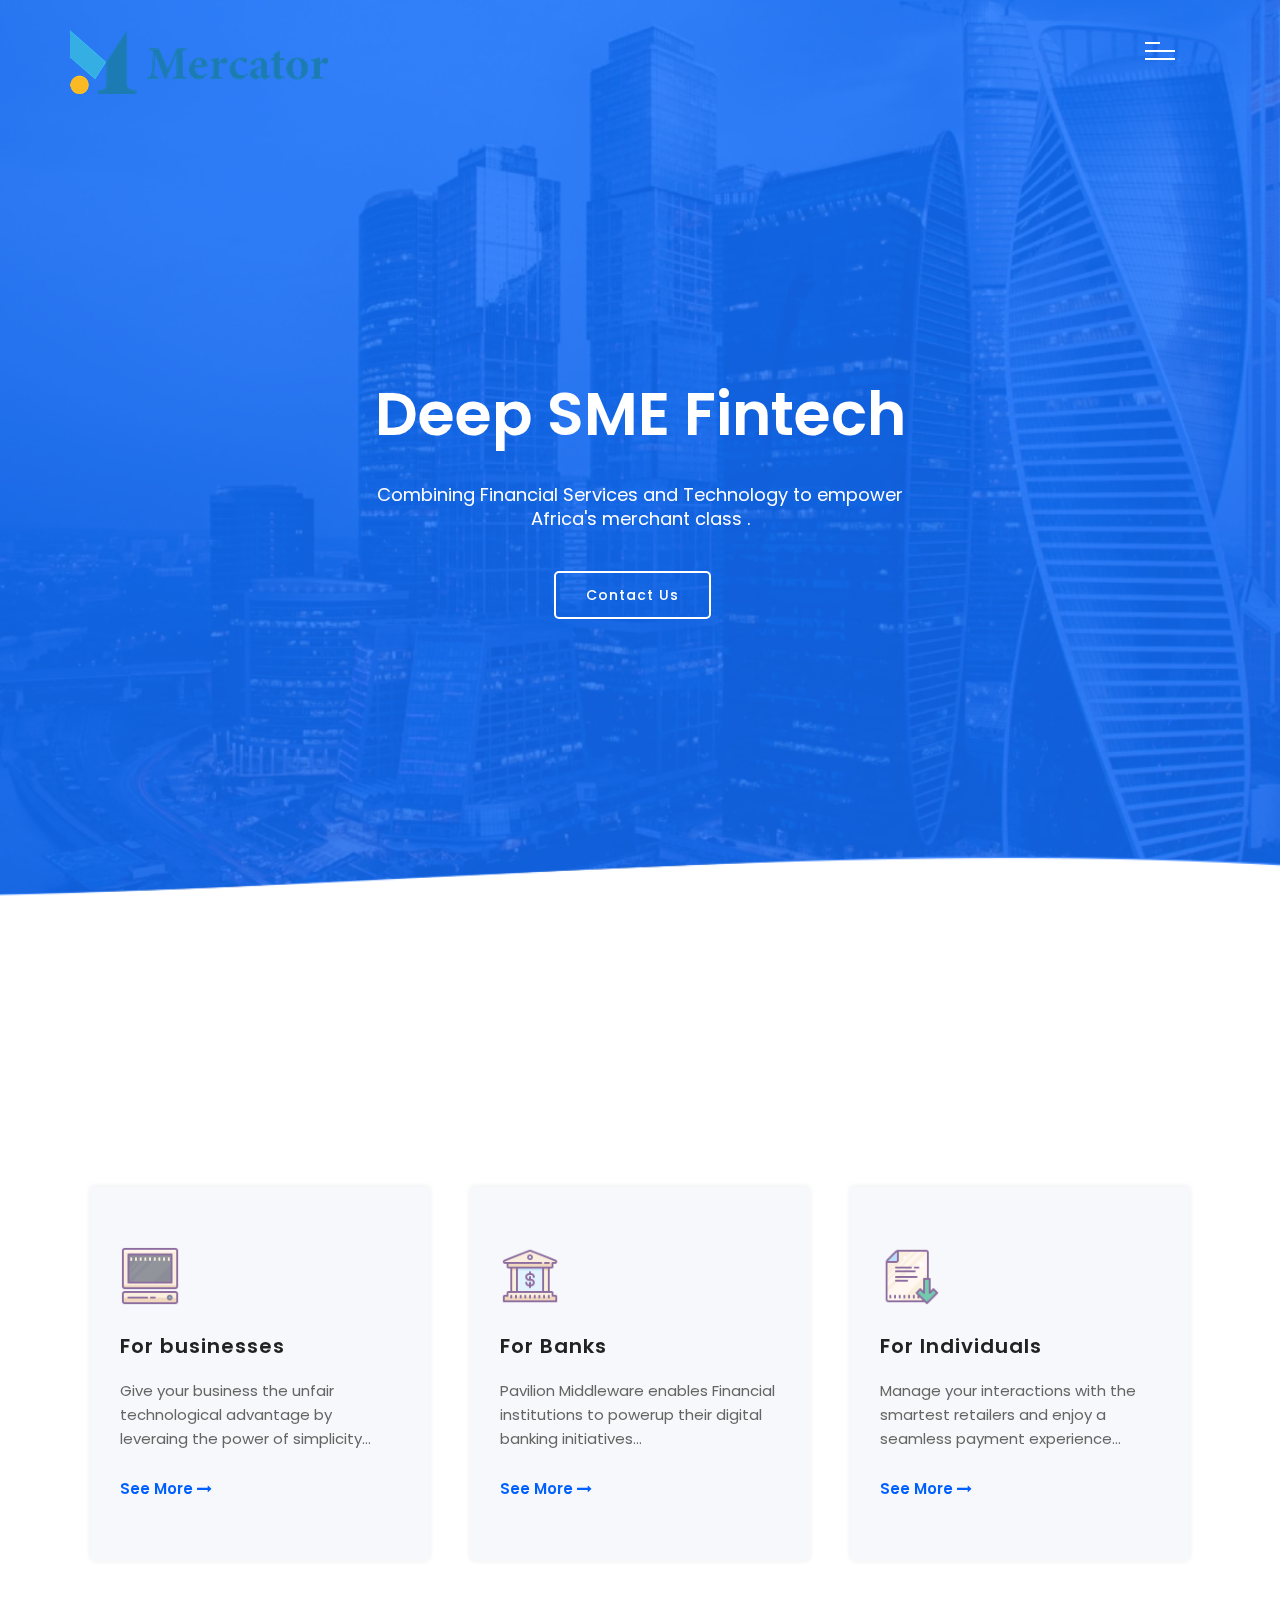
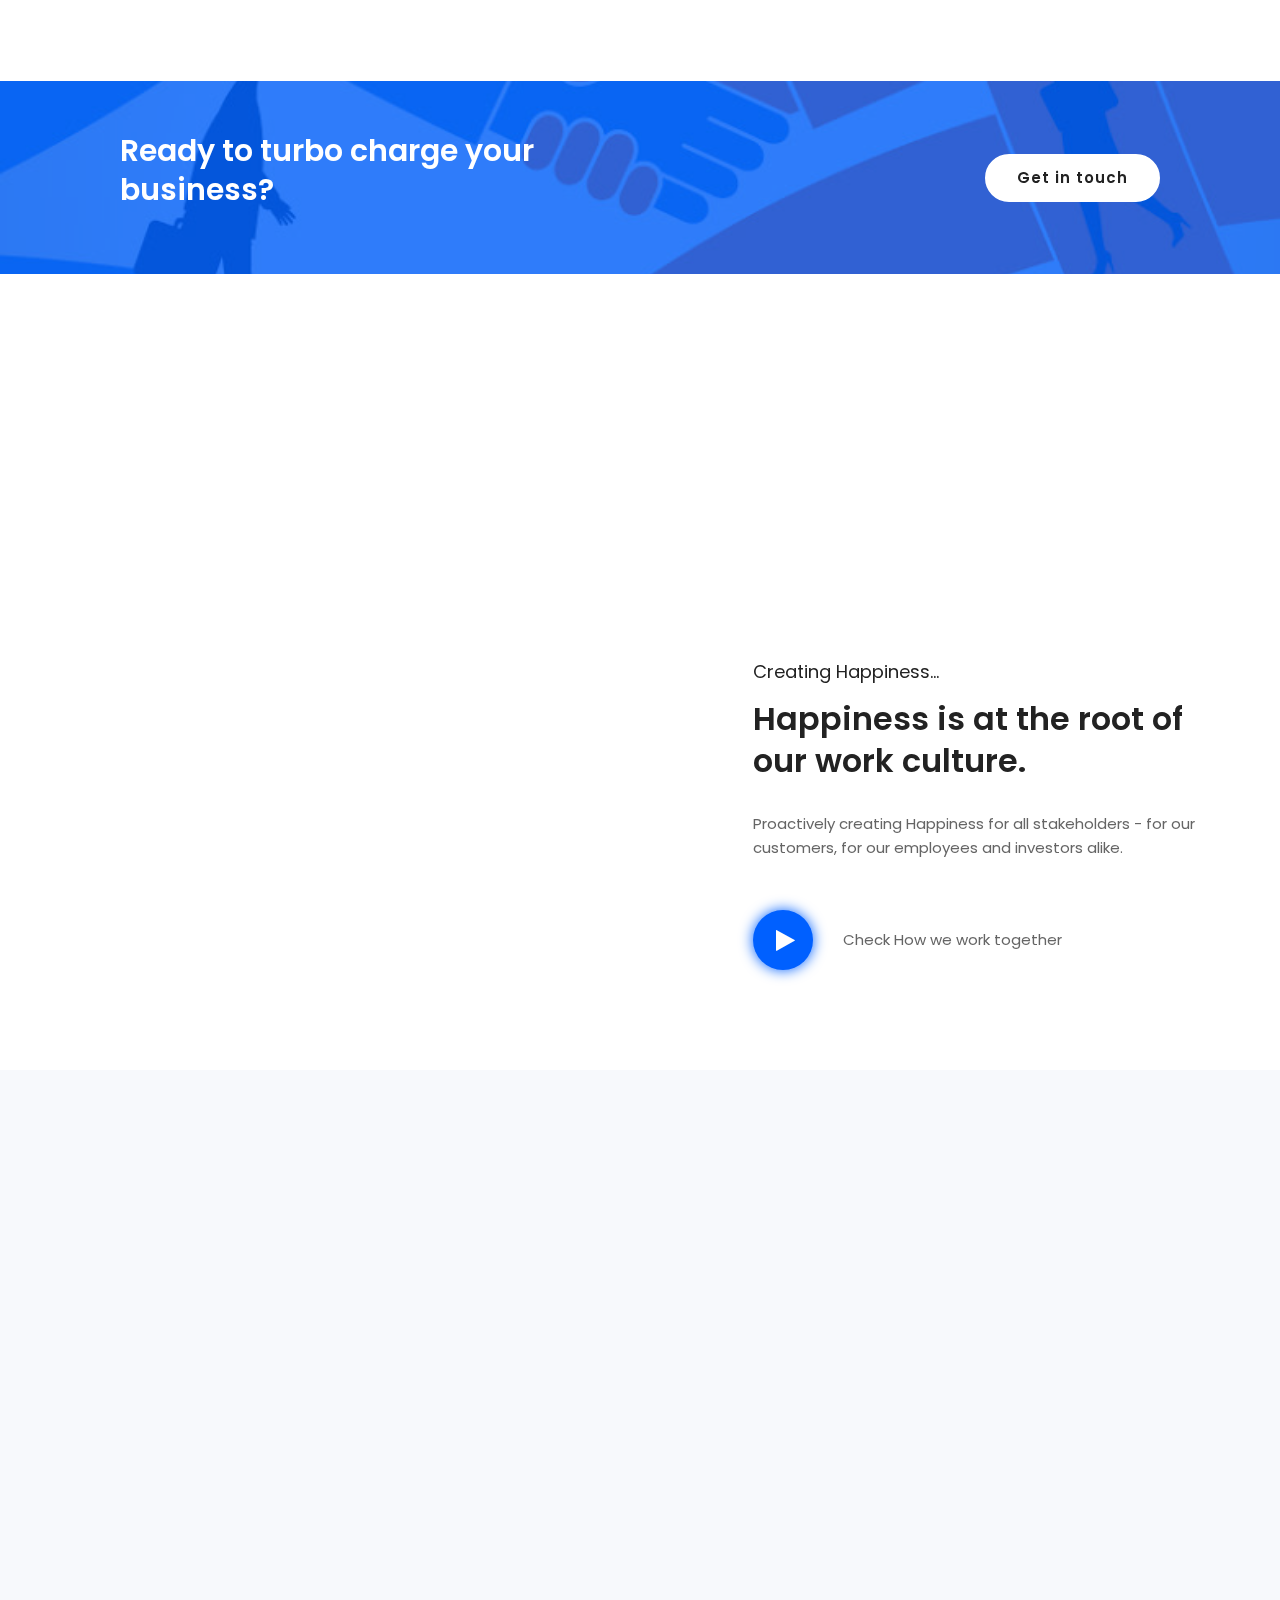
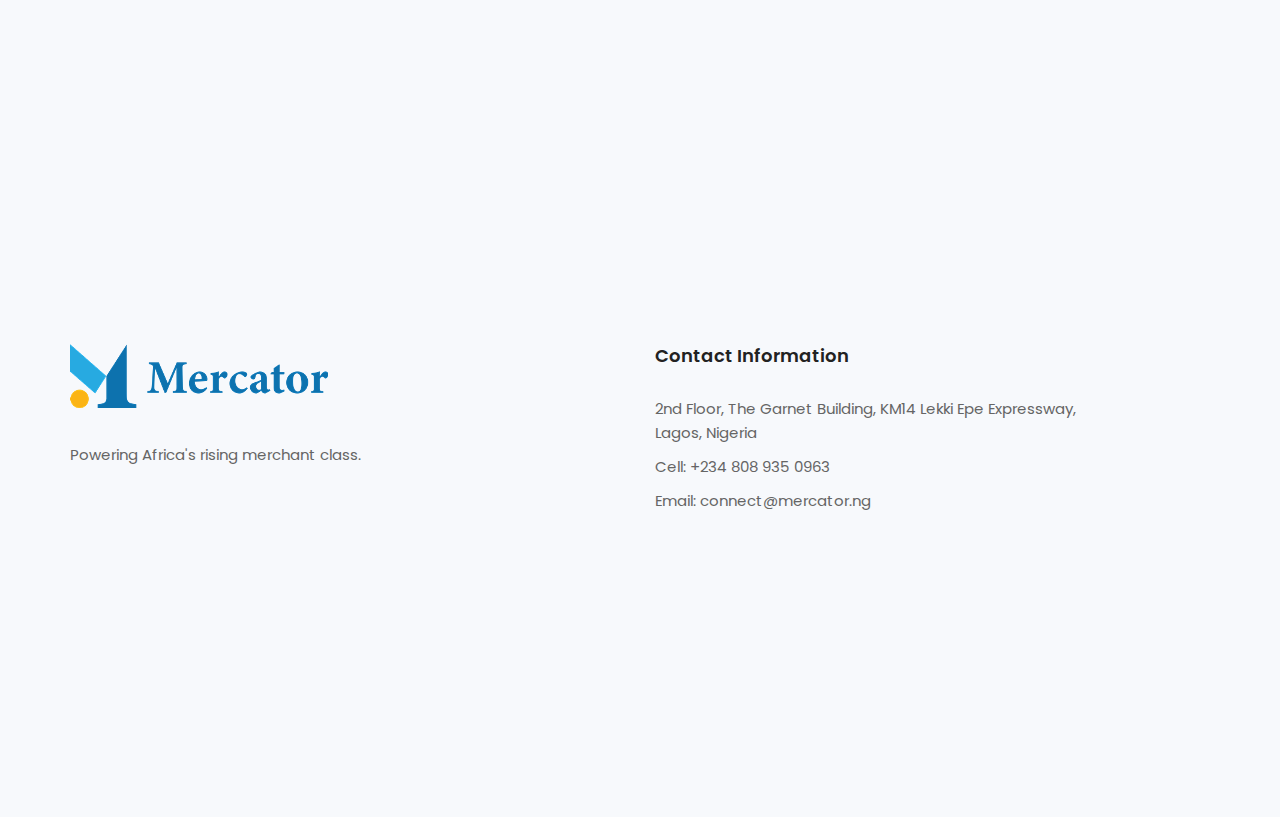
<file: index.html>
<!doctype html>
<html class="no-js" lang="zxx">

<head>
    <!--====== USEFULL META ======-->
    <meta charset="UTF-8">
    <meta http-equiv="X-UA-Compatible" content="IE=edge">
    <meta name="viewport" content="width=device-width, initial-scale=1">
    <meta name="description" content="Mercator Technology Ltd - a TechFin company based in Lagos Nigeria" />
    <meta name="keywords" content="Mercator Technology, Mercator , MercatorHQ, Fintech, TechFin, Simplify" />

    <!--====== TITLE TAG ======-->
    <title>Mercator - Digital Banking Technology Provider</title>

    <!--====== FAVICON ICON =======-->
    <link rel="shortcut icon" type="image/ico" href="assets/img/favicon.ico" />

    <!--====== STYLESHEETS ======-->
    <link href="assets/css/plugins.css" rel="stylesheet">
    <link href="assets/css/app.css" rel="stylesheet">
    <link href="assets/css/theme.css" rel="stylesheet">
    <link href="assets/css/icons.css" rel="stylesheet">

    <!--====== MAIN STYLESHEETS ======-->
    <link href="style.css" rel="stylesheet">
    <link href="assets/css/responsive.css" rel="stylesheet">

    <script src="assets/js/vendor/modernizr-2.8.3.min.js"></script>
    <!--[if lt IE 9]>
        <script src="//oss.maxcdn.com/html5shiv/3.7.2/html5shiv.min.js"></script>
        <script src="//oss.maxcdn.com/respond/1.4.2/respond.min.js"></script>
        <![endif]-->
</head>

<body class="home-two" data-spy="scroll" data-target=".mainmenu-area" data-offset="90">

    <!--[if lt IE 8]>
        <p class="browserupgrade">You are using an <strong>outdated</strong> browser. Please <a href="http://browsehappy.com/">upgrade your browser</a> to improve your experience.</p>
    <![endif]-->

    <!--- PRELOADER -->
    <div class="preeloader">
        <div class="preloader-spinner"></div>
    </div>

    <!--SCROLL TO TOP-->
    <a href="#scroolup" class="scrolltotop"><i class="fa fa-long-arrow-up"></i></a>

    <!--START TOP AREA-->
    <header class="top-area" id="home">
        <div class="header-top-area" id="scroolup">
            <!--MAINMENU CONTROL AREA-->
            <div class="mainmenu-area" id="mainmenu-area">
                <div class="mainmenu-area-bg"></div>
                <nav class="navbar">
                    <div class="container">
                        <div class="row">
                            <div class="col-md-12">
                                <div class="navbar-header">
                                    <a href="index.html" class="navbar-brand"><span class="default-logo"><img src="assets/img/logo_white.png" alt="logo"></span><span class="sticky-logo"><img src="assets/img/logo_blue.png" alt="logo"></span></a>
                                </div>
                                <div id="menu-controller">
                                    <div id="menu-icon">
                                        <div id="menu-icon-stack">
                                            <span></span>
                                            <span></span>
                                            <span></span>
                                        </div>
                                        <div id="menu-icon-close">
                                            <span></span>
                                            <span></span>
                                        </div>
                                    </div>
                                </div>
                            </div>
                        </div>
                    </div>
                </nav>
            </div>
            <!--END MAINMENU CONTROL AREA END-->
        </div>

        <!--END MAINMENU AREA-->
        <div id="menu-wrapper">
            <div id="menu-content">
                <nav id="main-menu">
                    <ul>
                        <li class="active"><a href="index.html">Home</a>  </li>
                        <li><a href="#features">Solutions</a></li>
                        <li><a href="#about">About</a></li>
                        <li><a href="#team">Team</a>  </li>
                        <li><a href="#contact">Contact</a></li>
                    </ul>
                </nav>
            </div>
            <div id="bg-primary" class=""></div>
        </div>
        <div id="white-bar"></div>
        <!--END MAINMENU AREA-->

        <!--WELCOME SLIDER AREA-->
        <div class="welcome-slider-area font16">
            <div class="welcome-single-slide">
                <div class="slide-bg-one slide-bg-overlay"></div>
                <div class="welcome-area">
                    <div class="container">
                        <div class="row flex-v-center">
                            <div class="col-md-8 col-lg-8 col-lg-offset-2 col-md-offset-2 col-sm-12 col-xs-12">
                                <div class="welcome-text center">
                                    <h1>Deep SME Fintech</h1>
                                    <p>Combining Financial Services and Technology to empower <br>Africa's merchant class .</p>
                                    <div class="home-button mt40 xs-mt40 ">
                                        <a class="left ripple-btn active" href="#contact">Contact Us</a>
                                    </div>
                                </div>
                            </div>
                        </div>
                    </div>
                </div>
            </div>
            <div class="welcome-single-slide">
                <div class="slide-bg-two slide-bg-overlay"></div>
                <div class="welcome-area">
                    <div class="container">
                        <div class="row flex-v-center">
                            <div class="col-md-8 col-lg-8 col-lg-offset-2 col-md-offset-2 col-sm-12 col-xs-12">
                                <div class="welcome-text center">
                                    <h1>Powering Fintechs </h1>
                                    <p>We provide technology solutions for Fintech and Financial institutions across Africa....</p>
                                    <div class="home-button mt40 xs-mt40 ">
                                        <a class="left ripple-btn active" href="#contact">Contact Us</a>
                                    </div>
                                </div>
                            </div>
                        </div>
                    </div>
                </div>
            </div>
            <div class="welcome-single-slide">
                <div class="slide-bg-three slide-bg-overlay"></div>
                <div class="welcome-area">
                    <div class="container">
                        <div class="row flex-v-center">
                            <div class="col-md-8 col-lg-8 col-lg-offset-2 col-md-offset-2 col-sm-12 col-xs-12">
                                <div class="welcome-text center">
                                    <h1>Your Digital Edge</h1>
                                    <p>Leverage our deep domain and technical  <br>expertise to outcompete your competitors.</p>
                                    <div class="home-button mt40 xs-mt40 ">
                                          <a class="left ripple-btn active" href="#contact">Contact Us</a>
                                    </div>
                                </div>
                            </div>
                        </div>
                    </div>
                </div>
            </div>
        </div>
        <!--WELCOME SLIDER AREA END-->
    </header>
    <!--END TOP AREA-->

    <!--FEATURES TOP AREA-->
    <section class="features-top-area padding-100-50" id="features">
        <div class="container">
            <div class="row">
                <div class="col-md-6 col-lg-6 col-md-offset-3 col-lg-offset-3 col-sm-12 col-xs-12">
                    <div class="area-title text-center wow fadeIn">
                        <h2>Our Solutions</h2>
                        <p> Custom-built for the African market.</p>
                    </div>
                </div>
            </div>
            <div class="row">
                <div class="col-md-12">
                    <div class="service-slider mb50">
                        <div class="text-icon-box shadow5 padding30 box-hover-1 xs-center">
                            <div class="box-img-icon service-box-icon mb30">
                                <img src="assets/img/icon/computer.png" alt="">
                            </div>
                            <h3 class="box-title">For businesses</h3>
                            <p>Give your business the unfair technological advantage by leveraing the power of simplicity... </p>
                            <a href="https://www.yoursimplify.ng" target="_blank" class="readmore">See more <i class="fa fa fa-long-arrow-right"></i></a>
                        </div>
                        <div class="text-icon-box shadow5 padding30 box-hover-1 xs-center">
                            <div class="box-img-icon service-box-icon mb30">
                                <img src="assets/img/icon/building.png" alt="">
                            </div>
                            <h3 class="box-title">For Banks</h3>
                            <p>Pavilion Middleware enables Financial institutions to powerup their digital banking initiatives... </p>
                            <a href="#" class="readmore">See more <i class="fa fa fa-long-arrow-right"></i></a>
                        </div>
                        <div class="text-icon-box shadow5 padding30 box-hover-1 xs-center">
                            <div class="box-img-icon service-box-icon mb30">
                                <img src="assets/img/icon/content.png" alt="">
                            </div>
                            <h3 class="box-title">For Individuals</h3>
                            <p>Manage your interactions with the smartest retailers and enjoy a seamless payment experience... </p>
                            <a href="https://shopnpay.ng" class="readmore">See more <i class="fa fa fa-long-arrow-right"></i></a>
                        </div>
                        
                    </div>
                </div>
            </div>
        </div>
    </section>
    <!--FEATURES TOP AREA END-->

    <!--CALL TO ACTION-->
    <section class="call-to-action-area relative">
        <div class="area-bg" data-stellar-background-ratio="0.6"></div>
        <div class="container">
            <div class="row">
                <div class="col-md-12">
                    <div class="call-to-action padding50 white">
                        <div class="call-to-action-desc">
                            <h2>Ready to turbo charge your <br> business? </h2>
                        </div>
                        <div class="call-to-action-button">
                            <a class="cta-button" href="#contact">Get in touch</a>
                        </div>
                    </div>
                </div>
            </div>
        </div>
    </section>
    <!--CALL TO ACTION END-->

    <!--ABOUT AREA-->
    <section class="about-area section-padding" id="about">
        <div class="container">
            <div class="row">
                <div class="col-md-6 col-lg-6 col-md-offset-3 col-lg-offset-3 col-sm-12 col-xs-12">
                    <div class="area-title text-center wow fadeIn">
                        <h2>About Mercator</h2>
                        <p> Mercator is a Fintech and Digital Banking Technology and Infrastructure Provider Company based in Lagos Nigeria.
                            We are a technology firm powering Fintech and Financial institutions to succeed. We understand the challenges as well as the opportunities that exist in the ever evolving Financial services sector.
                            Our solutions are crafted with one objective in mind: Making payments seamless.
                           
                            </p>
                    </div>
                </div>
            </div>
            <div class="row flex-v-center">
                <div class="col-md-6 col-lg-6 col-sm-12 col-xs-12">
                    <div class="about-mockup wow fadeIn sm-mb50 xs-mb30">
                        <img class="sm-width100p xs-width100p" src="assets/img/about/about.png" alt="">
                    </div>
                </div>
                <div class="col-md-5 col-md-offset-1 col-lg-5 col-lg-offset-1 col-sm-12 col-xs-12">
                    <div class="about-content xs-center sm-center">
                        <h4 class="sub_hidding font400">Creating Happiness...</h4>
                        <h3 class="mb30 font32">Happiness is at the root of our work culture.</h3>
                        <p>Proactively creating  Happiness for all stakeholders - for our customers, for our employees and investors alike.</p>
                        <div class="video-popup-two mt50">
                            <div class="promo-button">
                                <span data-video-id="j1S66liv1t8" class="video-area-popup">
                                    <span class="bubble-ripple">
                                        <span class="bubble-ripple-inner"></span>
                                    </span>
                                    <i class="fa fa-play"></i></span>
                                <span>Check How we work together</span>
                            </div>
                        </div>
                    </div>
                </div>
            </div>
        </div>
    </section>
    <!--ABOUT AREA END-->

    <!--TEAM AREA-->
    <section class="team-area padding-100-70 sky-gray-bg" id="team">
        <div class="container">
            <div class="row">
                <div class="col-md-6 col-lg-6 col-md-offset-3 col-lg-offset-3 col-sm-12 col-xs-12">
                    <div class="area-title text-center wow fadeIn">
                        <h2>Seasoned Leadership</h2>
                        <p>  Our team is made up of seasoned financial and payment technology professionals that have deployed solutions at the highest levels in the Nigerian Financial and Payments Industry.
                           
                            </p>
                    </div>
                </div>
            </div>
            <div class="row">
               
                <div class="col-md-3 col-lg-3 col-sm-6 col-xs-12">
                    <div class="single-team-three team-style-1 mb30 center wow fadeInUp" data-wow-delay="0.2s">
                        <div class="member-image">
                            <img src="assets/img/team/Capture.PNG" alt="">
                        </div>
                        <div class="member-details">
                            <div class="name-and-designation">
                                <h4>Sina Joseph</h4>
                                <p>Board Chairman</p>
                            </div>
                            <div class="member-social-bookmark">
                                <ul>
                                      <li><a href="https://www.linkedin.com/in/sina-joseph-7350b42b/"><i class="fa fa-linkedin"></i></a></li>
                                </ul>
                            </div>
                        </div>
                    </div>
                </div>
                <div class="col-md-3 col-lg-3 col-sm-6 col-xs-12">
                    <div class="single-team-three team-style-1 mb30 center wow fadeInUp" data-wow-delay="0.2s">
                        <div class="member-image">
                            <img src="assets/img/team/Capture.PNG" alt="">
                        </div>
                        <div class="member-details">
                            <div class="name-and-designation">
                                <h4>Oliver Johnson</h4>
                                <p>Founder,CEO</p>
                            </div>
                            <div class="member-social-bookmark">
                                <ul>
                                   
                                    <li><a href="https://www.linkedin.com/in/oliverdejohnson/"><i class="fa fa-linkedin"></i></a></li>
                                </ul>
                            </div>
                        </div>
                    </div>
                </div>
                
                <div class="col-md-3 col-lg-3 col-sm-6 col-xs-12">
                    <div class="single-team-three team-style-1 mb30 center wow fadeInUp" data-wow-delay="0.1s">
                        <div class="member-image">
                            <img src="assets/img/team/Capture.PNG" alt="">
                        </div>
                        <div class="member-details">
                            <div class="name-and-designation">
                                <h4>Nedo Osayande</h4>
                                <p> Director</p>
                            </div>
                            <div class="member-social-bookmark">
                                <ul>
                               <li><a href="https://www.linkedin.com/in/nedo-osayande-ab272b32/"><i class="fa fa-linkedin"></i></a></li>
                                </ul>
                            </div>
                        </div>
                    </div>
                </div>

                <div class="col-md-3 col-lg-3 col-sm-6 col-xs-12">
                    <div class="single-team-three team-style-1 mb30 center wow fadeInUp" data-wow-delay="0.1s">
                        <div class="member-image">
                            <img src="assets/img/team/Capture.PNG" alt="">
                        </div>
                        <div class="member-details">
                            <div class="name-and-designation">
                                <h4>UN Ukamba, Esq</h4>
                                <p>Director</p>
                            </div>
                            <div class="member-social-bookmark">
                                <ul>
                                <li><a href="https://www.linkedin.com/in/ugochukwu-nnamdi-ukamba-mciarb-55837a27/"><i class="fa fa-linkedin"></i></a></li>
                                </ul>
                            </div>
                        </div>
                    </div>
                </div>
            </div>
        </div>
    </section>
    <!--TEAM AREA END-->

   

    <!--FOOER AREA-->
    <footer class="footer-area section-padding sky-gray-bg relative">
        <div class="footer-top-area padding-100-50">
            <div class="container">
                <div class="row">
                    <div class="col-md-6 col-sm-12 col-xs-12 sm-center xs-center">
                        <div class="single-footer-widgets">
                            <div class="footer-logo">
                                <a href="#"><img src="assets/img/logo_blue.png" alt=""></a>
                            </div>
                            <p>Powering Africa's rising merchant class.</p>
                        </div>
                    </div>
                    
                    <div class="col-md-6 col-sm-4 col-xs-12" id="contact">
                        <div class="single-footer-widgets">
                            <h4>Contact Information</h4>
                            <p> 2nd Floor, The Garnet Building, KM14 Lekki Epe Expressway, <br>Lagos, Nigeria</p>
                            <p>Cell: +234 808 935 0963</p>
                            <p>Email: connect@mercator.ng</p>
                        </div>
                    </div>
                </div>
            </div>
        </div>
        <div class="footer-bottom-area">

            <div class="container">
                <div class="row">
                    <div class="col-md-6 col-lg-6 col-md-offset-3 col-lg-offset-3 col-sm-12 col-xs-12">
                        <div class="footer-social-bookmark text-center wow fadeIn">
                            <ul class="social-bookmark">
                                <li><a href="#"><i class="fa fa-facebook"></i></a></li>
                                <li><a href="#"><i class="fa fa-twitter"></i></a></li>
                                <li><a href="#"><i class="fa fa-linkedin"></i></a></li>
                                <li><a href="#"><i class="fa fa-pinterest"></i></a></li>
                                <li><a href="#"><i class="fa fa-google-plus"></i></a></li>
                            </ul>
                        </div>
                    </div>
                </div>
                <div class="row">
                    <div class="col-md-12 col-lg-12 col-sm-12 col-xs-12">
                        <div class="footer-copyright text-center wow fadeIn">
                            <p>Copyright &copy; 2020 <a href="http://mercatorhq.com"> Mercator</a> All Right Reserved.</p>
                        </div>
                    </div>
                </div>
            </div>
        </div>
    </footer>
    <!--FOOER AREA END-->

    <!--====== SCRIPTS JS ======-->
    <script src="assets/js/vendor/jquery-1.12.4.min.js"></script>
    <script src="assets/js/vendor/bootstrap.min.js"></script>

    <!--====== PLUGINS JS ======-->
    <script src="assets/js/vendor/jquery.easing.1.3.js"></script>
    <script src="assets/js/vendor/jquery-migrate-1.2.1.min.js"></script>
    <script src="assets/js/vendor/jquery.appear.js"></script>
    <script src="assets/js/owl.carousel.min.js"></script>
    <script src="assets/js/stellar.js"></script>
    <script src="assets/js/jquery-modal-video.min.js"></script>
    <script src="assets/js/venobox.min.js"></script>
    <script src="assets/js/isotope.pkgd.min.js"></script>
    <script src="assets/js/wow.min.js"></script>
    <script src="assets/js/placeholdem.min.js"></script>
    <script src="assets/js/contact-form.js"></script>
    <script src="assets/js/jquery.sticky.js"></script>
    <script src="assets/js/app.js"></script>
    <script src="assets/js/accordion.js"></script>
    <script src="assets/js/tilt.jquery.min.js"></script>
    <script src="assets/js/waypoints.min.js"></script>
    <script src="assets/js/jquery.counterup.min.js"></script>

    <!--===== ACTIVE JS=====-->
    <script src="assets/js/main.js"></script>
</body>

</html>
</file>
<file: assets/css/plugins.css>
/*--------------------------------------------------------------------------------------
Name: QuomodoTheme FRAMEWORK.
Theme URI: http://quomodosoft.com
Author URI: http://quomodosoft.com
Description: 100% Responsive, Highly Customizable, SEO Friendly CSS Framework Useing Twitter Bootstrap Latest.
Author: QuomodoTheme
Version: 1.0
----------------------------------------------------------------------------------------
                                PLUGINS CSS FILES INDEX
========================================================================================
    1. BASE CSS
----------------------------------------------------------------------------------------*/

@import url("plugins/normalize.css");
@import url("plugins/animate.css");
@import url("plugins/modal-video.min.css");
@import url("plugins/venobox.css");
@import url("plugins/owl.carousel.css");
@import url("plugins/bootstrap.min.css");
</file>
<file: assets/css/app.css>
/* menu */
#white-bar {
    position: absolute;
    width: 100%;
    height: 60px;
    left: 0;
    top: 0;
    z-index: 9;
    background: #fff;
    display: none;
}

#menu-controller {
    position: absolute;
    top: 24px;
    right: 20px;
    z-index: 11;
    width: 70px;
    height: 50px;
    padding: 10px;
    cursor: pointer;
    overflow: hidden;
    -webkit-transition: 0.3s;
    transition: 0.3s;
}

#menu-controller #menu-icon {
    position: relative;
    left: -10px;
    top: -10px;
    line-height: 0.05em;
    width: 70px;
    height: 50px;
    padding: 10px;
}

#menu-controller #menu-icon-stack,
#menu-controller #menu-icon-close {
    width: 50px;
    height: 30px;
    position: absolute;
    padding-top: 8px;
}

#menu-controller #menu-icon-stack {
    z-index: 13;
}

#menu-controller #menu-icon-close {
    z-index: 12;
}

.close-menu#menu-controller #menu-icon-stack {
    z-index: 13;
}

.close-menu#menu-controller #menu-icon-close {
    z-index: 14;
}

.open-menu#menu-controller #menu-icon-stack {
    z-index: 12;
}

.open-menu#menu-controller #menu-icon-close {
    z-index: 13;
}

#menu-controller #menu-icon-stack span,
#menu-controller #menu-icon-close span {
    display: block;
    height: 2px;
    width: 30px;
    margin-bottom: 6px;
}

#menu-controller #menu-icon-stack span {
    background: #fff;
}

.white-bg #menu-controller #menu-icon-stack span {
    background: #000;
}

#menu-controller #menu-icon-close span {
    background: #fff;
}

#menu-controller #menu-icon-stack span:nth-child(1) {
    -webkit-transform: scaleX(0.5);
    transform: scaleX(0.5);
    -webkit-transform-origin: left;
    transform-origin: left;
    -webkit-transition: -webkit-transform-origin 0.2s ease-in-out;
    transition: -webkit-transform-origin 0.2s ease-in-out;
    transition: transform-origin 0.2s ease-in-out;
    transition: transform-origin 0.2s ease-in-out, -webkit-transform-origin 0.2s ease-in-out;
}

#menu-controller #menu-icon-stack span:nth-child(2) {
    -webkit-transform: scaleX(1);
    transform: scaleX(1);
    -webkit-transform-origin: right;
    transform-origin: right;
    -webkit-transition: -webkit-transform 0.2s ease-in-out;
    transition: -webkit-transform 0.2s ease-in-out;
    transition: transform 0.2s ease-in-out;
    transition: transform 0.2s ease-in-out, -webkit-transform 0.2s ease-in-out;
}

#menu-controller #menu-icon-stack span:nth-child(3) {
    -webkit-transform: scaleX(1);
    transform: scaleX(1);
    /*  transform-origin: right;
  transition: transform-origin 0.2s ease-in-out;*/
}

#menu-controller:hover #menu-icon-stack span:nth-child(1) {
    -webkit-transform-origin: right;
    transform-origin: right;
}

#menu-controller:hover #menu-icon-stack span:nth-child(2) {
    -webkit-transform: scaleX(0.7);
    transform: scaleX(0.7);
}

#menu-controller:hover #menu-icon-stack span:nth-child(3) {
    -webkit-transform: scaleX(1);
    transform: scaleX(1);
    /*  transform: scaleX(0.7);
  transform-origin: left;*/
}

#menu-controller #menu-icon-close span {
    position: absolute;
    top: 15px;
    left: 0;
}

#menu-controller #menu-icon-close span:nth-child(1) {
    -webkit-transform: rotate(45deg) translateX(-20px);
    transform: rotate(45deg) translateX(-20px);
    -webkit-transform-origin: center;
    transform-origin: center;
    -webkit-transition: -webkit-transform 0.4s ease-in-out;
    transition: -webkit-transform 0.4s ease-in-out;
    transition: transform 0.4s ease-in-out;
    transition: transform 0.4s ease-in-out, -webkit-transform 0.4s ease-in-out;
    opacity: 0;
}

#menu-controller #menu-icon-close span:nth-child(2) {
    -webkit-transform: rotate(-45deg) translateX(20px);
    transform: rotate(-45deg) translateX(20px);
    -webkit-transform-origin: center;
    transform-origin: center;
    -webkit-transition: -webkit-transform 0.4s ease-in-out;
    transition: -webkit-transform 0.4s ease-in-out;
    transition: transform 0.4s ease-in-out;
    transition: transform 0.4s ease-in-out, -webkit-transform 0.4s ease-in-out;
    opacity: 0;
}

.open-menu#menu-controller #menu-icon-close span {
    background: #fff;
}

.open-menu#menu-controller #menu-icon-close span:nth-child(1) {
    -webkit-transform: rotate(45deg) translateX(0);
    transform: rotate(45deg) translateX(0);
    opacity: 1;
}

.open-menu#menu-controller #menu-icon-close span:nth-child(2) {
    -webkit-transform: rotate(-45deg) translateX(0);
    transform: rotate(-45deg) translateX(0);
    opacity: 1;
}

.close-menu#menu-controller #menu-icon-close span:nth-child(1) {
    -webkit-animation: IconMenuAnim-4 0.2s ease-in-out;
    animation: IconMenuAnim-4 0.2s ease-in-out;
    /*animation-delay: 0.2s;*/
}

.close-menu#menu-controller #menu-icon-close span:nth-child(2) {
    -webkit-animation: IconMenuAnim-5 0.2s ease-in-out;
    animation: IconMenuAnim-5 0.2s ease-in-out;
    /*animation-delay: 0.2s;*/
}

.open-menu#menu-controller #menu-icon-stack span:nth-child(1) {
    opacity: 0;
    -webkit-transform: scaleX(0.5) translateX(300%);
    transform: scaleX(0.5) translateX(300%);
    -webkit-transform-origin: left;
    transform-origin: left;
}

.open-menu#menu-controller #menu-icon-stack span:nth-child(2) {
    opacity: 0;
    -webkit-transform: scaleX(1) translateX(250%);
    transform: scaleX(1) translateX(250%);
}

.open-menu#menu-controller #menu-icon-stack span:nth-child(3) {
    opacity: 0;
    -webkit-transform: scaleX(1) translateX(-300%);
    transform: scaleX(1) translateX(-300%);
}

.close-menu#menu-controller #menu-icon-stack span:nth-child(1) {
    -webkit-animation: IconMenuAnim-1 0.8s ease-in-out;
    animation: IconMenuAnim-1 0.8s ease-in-out;
    -webkit-animation-delay: 0s;
    animation-delay: 0s;
}

.close-menu#menu-controller #menu-icon-stack span:nth-child(2) {
    -webkit-animation: IconMenuAnim-2 0.8s ease-in-out;
    animation: IconMenuAnim-2 0.8s ease-in-out;
    -webkit-animation-delay: 0s;
    animation-delay: 0s;
}

.close-menu#menu-controller #menu-icon-stack span:nth-child(3) {
    -webkit-animation: IconMenuAnim-3 0.8s ease-in-out;
    animation: IconMenuAnim-3 0.8s ease-in-out;
    -webkit-animation-delay: 0s;
    animation-delay: 0s;
}

@-webkit-keyframes IconMenuAnim-1 {
    0% {
        opacity: 0;
        -webkit-transform: scaleX(0.5) translateX(300%);
        transform: scaleX(0.5) translateX(300%);
    }

    100% {
        opacity: 1;
        -webkit-transform: scaleX(0.5) translateX(0);
        transform: scaleX(0.5) translateX(0);
    }
}

@keyframes IconMenuAnim-1 {
    0% {
        opacity: 0;
        -webkit-transform: scaleX(0.5) translateX(300%);
        transform: scaleX(0.5) translateX(300%);
    }

    100% {
        opacity: 1;
        -webkit-transform: scaleX(0.5) translateX(0);
        transform: scaleX(0.5) translateX(0);
    }
}

@-webkit-keyframes IconMenuAnim-2 {
    0% {
        opacity: 0;
        -webkit-transform: scaleX(1) translateX(250%);
        transform: scaleX(1) translateX(250%);
    }

    100% {
        opacity: 1;
        -webkit-transform: scaleX(1) translateX(0);
        transform: scaleX(1) translateX(0);
    }
}

@keyframes IconMenuAnim-2 {
    0% {
        opacity: 0;
        -webkit-transform: scaleX(1) translateX(250%);
        transform: scaleX(1) translateX(250%);
    }

    100% {
        opacity: 1;
        -webkit-transform: scaleX(1) translateX(0);
        transform: scaleX(1) translateX(0);
    }
}

@-webkit-keyframes IconMenuAnim-3 {
    0% {
        opacity: 0;
        -webkit-transform: scaleX(1) translateX(-300%);
        transform: scaleX(1) translateX(-300%);
    }

    100% {
        opacity: 1;
        -webkit-transform: scaleX(1) translateX(0);
        transform: scaleX(1) translateX(0);
    }
}

@keyframes IconMenuAnim-3 {
    0% {
        opacity: 0;
        -webkit-transform: scaleX(1) translateX(-300%);
        transform: scaleX(1) translateX(-300%);
    }

    100% {
        opacity: 1;
        -webkit-transform: scaleX(1) translateX(0);
        transform: scaleX(1) translateX(0);
    }
}

@-webkit-keyframes IconMenuAnim-4 {
    0% {
        -webkit-transform: rotate(45deg) translateX(0);
        transform: rotate(45deg) translateX(0);
        opacity: 1;
    }

    100% {
        -webkit-transform: rotate(45deg) translateX(-20px);
        transform: rotate(45deg) translateX(-20px);
        opacity: 0;
    }
}

@keyframes IconMenuAnim-4 {
    0% {
        -webkit-transform: rotate(45deg) translateX(0);
        transform: rotate(45deg) translateX(0);
        opacity: 1;
    }

    100% {
        -webkit-transform: rotate(45deg) translateX(-20px);
        transform: rotate(45deg) translateX(-20px);
        opacity: 0;
    }
}

@-webkit-keyframes IconMenuAnim-5 {
    0% {
        -webkit-transform: rotate(-45deg) translateX(0);
        transform: rotate(-45deg) translateX(0);
        opacity: 1;
    }

    100% {
        -webkit-transform: rotate(-45deg) translateX(20px);
        transform: rotate(-45deg) translateX(20px);
        opacity: 0;
    }
}

@keyframes IconMenuAnim-5 {
    0% {
        -webkit-transform: rotate(-45deg) translateX(0);
        transform: rotate(-45deg) translateX(0);
        opacity: 1;
    }

    100% {
        -webkit-transform: rotate(-45deg) translateX(20px);
        transform: rotate(-45deg) translateX(20px);
        opacity: 0;
    }
}

.close-menu#menu-controller:hover #menu-icon-stack span:nth-child(1) {
    -webkit-transform-origin: right;
    transform-origin: right;
}

.close-menu#menu-controller:hover #menu-icon-stack span:nth-child(2) {
    -webkit-transform: scaleX(0.7);
    transform: scaleX(0.7);
}

.close-menu#menu-controller:hover #menu-icon-stack span:nth-child(3) {
    /*  transform: scaleX(0.7);
  transform-origin: left;*/
}

@-webkit-keyframes CapMenuAnim {
    0% {
        -webkit-transform: translateY(-37px);
        transform: translateY(-37px);
        opacity: 0;
    }

    100% {
        -webkit-transform: translateY(0);
        transform: translateY(0);
        opacity: 1;
    }
}

@keyframes CapMenuAnim {
    0% {
        -webkit-transform: translateY(-37px);
        transform: translateY(-37px);
        opacity: 0;
    }

    100% {
        -webkit-transform: translateY(0);
        transform: translateY(0);
        opacity: 1;
    }
}

@-webkit-keyframes CapMenuAnim-2 {
    0% {
        -webkit-transform: translateY(0);
        transform: translateY(0);
        opacity: 1;
    }

    50% {
        -webkit-transform: translateY(37px);
        transform: translateY(37px);
        opacity: 0;
    }

    100% {
        -webkit-transform: translateY(-37px);
        transform: translateY(-37px);
        opacity: 0;
    }
}

@keyframes CapMenuAnim-2 {
    0% {
        -webkit-transform: translateY(0);
        transform: translateY(0);
        opacity: 1;
    }

    50% {
        -webkit-transform: translateY(37px);
        transform: translateY(37px);
        opacity: 0;
    }

    100% {
        -webkit-transform: translateY(-37px);
        transform: translateY(-37px);
        opacity: 0;
    }
}

#menu-wrapper {
    height: 100%;
    overflow: auto;
    position: fixed;
    right: 0;
    top: 0;
    width: 320px;
}
#menu-wrapper.open-menu {
  z-index: 99;
}
#menu-wrapper #bg-primary {
    width: 100%;
    height: 100%;
    background: #fff;
    position: absolute;
    top: 0;
    z-index: 10;
    -webkit-transform: scale(1, 0);
    transform: scale(1, 0);
    -webkit-transform-origin: center top;
    transform-origin: center top;
    -webkit-transition: -webkit-transform 0.5s ease-in-out;
    transition: -webkit-transform 0.5s ease-in-out;
    transition: transform 0.5s ease-in-out;
    transition: transform 0.5s ease-in-out, -webkit-transform 0.5s ease-in-out;
}

#menu-wrapper #bg-secondary {
    width: 100%;
    height: 100%;
    background: #fff;
    overflow: auto;
    position: absolute;
    top: 0;
    left: 0;
    right: 0;
    z-index: 10;
    -webkit-transform: scale(1, 0);
    transform: scale(1, 0);
    -webkit-transform-origin: center top;
    transform-origin: center top;
    -webkit-transition: -webkit-transform 0.5s ease-in-out;
    transition: -webkit-transform 0.5s ease-in-out;
    transition: transform 0.5s ease-in-out;
    transition: transform 0.5s ease-in-out, -webkit-transform 0.5s ease-in-out;
    -webkit-transition-delay: 0.15s;
    transition-delay: 0.15s;
}

#menu-wrapper.open-menu #bg-primary,
#menu-wrapper.open-menu #bg-secondary {
    -webkit-transform: scale(1, 1);
    transform: scale(1, 1);
}

#menu-wrapper.close-menu #bg-primary {
    -webkit-transform-origin: center bottom;
    transform-origin: center bottom;
    -webkit-transform: scale(1, 0);
    transform: scale(1, 0);
    -webkit-transition-delay: 0.3s;
    transition-delay: 0.3s;
}

#menu-wrapper.close-menu #bg-secondary {
    -webkit-transform-origin: center bottom;
    transform-origin: center bottom;
    -webkit-transform: scale(1, 0);
    transform: scale(1, 0);
    -webkit-transition-delay: 0.4s;
    transition-delay: 0.4s;
}

#menu-content {
    visibility: hidden;
    -webkit-transition: visibility 0.5s ease;
    transition: visibility 0.5s ease;
}

#menu-wrapper.open-menu #menu-content {
    visibility: visible;
    -webkit-transition: visibility 0.5s ease;
    transition: visibility 0.5s ease;
}

nav#main-menu {
    opacity: 0;
    position: absolute;
    right: 0;
    top: 50%;
    -webkit-transform: translateY(-50%);
    transform: translateY(-50%);
    -webkit-transition: opacity 0.2s ease-in-out 0.3s;
    transition: opacity 0.2s ease-in-out 0.3s;
    z-index: 12;
}

.open-menu nav#main-menu {
    opacity: 1;
    visibility: visible;
}

/*#menu-wrapper.open-menu nav#main-menu {
  display: block;
}*/
nav#main-menu ul {
    list-style: none;
    margin-left: 0;
    text-align: right;
}

nav#main-menu ul li {
    -webkit-transform: translateY(-50px);
    transform: translateY(-50px);
    opacity: 0;
    -webkit-transition: opacity 0.5s ease-in-out, -webkit-transform 0.5s ease-in-out;
    transition: opacity 0.5s ease-in-out, -webkit-transform 0.5s ease-in-out;
    transition: opacity 0.5s ease-in-out, transform 0.5s ease-in-out;
    transition: opacity 0.5s ease-in-out, transform 0.5s ease-in-out, -webkit-transform 0.5s ease-in-out;
    -webkit-transition-delay: 0.2s;
    transition-delay: 0.2s;
}

#menu-wrapper.open-menu nav#main-menu ul li {
    -webkit-transform: translateY(0);
    transform: translateY(0);
    opacity: 1;
}

#menu-wrapper.close-menu nav#main-menu ul li {
    -webkit-animation: MainMenuAnim 1s ease-in-out;
    animation: MainMenuAnim 1s ease-in-out;
}

@-webkit-keyframes MainMenuAnim {
    0% {
        -webkit-transform: translateY(0);
        transform: translateY(0);
        opacity: 1;
    }

    50% {
        -webkit-transform: translateY(50px);
        transform: translateY(50px);
        opacity: 0;
    }

    100% {
        -webkit-transform: translateY(-50px);
        transform: translateY(-50px);
        opacity: 0;
    }
}

@keyframes MainMenuAnim {
    0% {
        -webkit-transform: translateY(0);
        transform: translateY(0);
        opacity: 1;
    }

    50% {
        -webkit-transform: translateY(50px);
        transform: translateY(50px);
        opacity: 0;
    }

    100% {
        -webkit-transform: translateY(-50px);
        transform: translateY(-50px);
        opacity: 0;
    }
}

/*
nav#main-menu ul li a {
    color: #000;
    font-weight: bold;
}

nav#main-menu ul li ul {
    margin-left: 30px;
    margin-bottom: 5px;
}

nav#main-menu ul li ul li a {
    font-size: 3vh;
    color: #000;
    font-weight: normal;
    letter-spacing: 1px;
    line-height: 1.7em;
}

nav#main-menu ul li ul li a::after {
    top: -2.5vh;
    height: 2px;
}

#menu-wrapper.open-menu nav#main-menu {
    opacity: 1;
}*/

#main-menu ul {
    list-style: none;
    margin: 0;
    padding: 0;
}

#main-menu ul li {
    display: block;
    float: left;
    position: relative;
    width: 100%;
}

#main-menu ul li a {
    float: left;
    overflow: hidden;
    padding: 14px 22px;
    position: relative;
    text-decoration: none;
    white-space: nowrap;
    width: 100%;
}

#main-menu ul li a i {
    float: left;
    font-size: 16px;
    line-height: 18px;
    text-align: left;
    width: 34px;
}

#main-menu ul li .menu-label {
    background: #f0f0f0;
    border-radius: 100%;
    color: #555555;
    font-size: 11px;
    font-weight: 800;
    line-height: 18px;
    min-width: 20px;
    padding: 1px 2px 1px 1px;
    position: absolute;
    right: 18px;
    text-align: center;
    top: 14px;
}

#main-menu ul .submenu {
    display: none;
    position: static;
    width: 100%;
}

#main-menu ul .submenu .submenu-indicator {
    line-height: 16px;
}

#main-menu ul .submenu li {
    clear: both;
    width: 100%;
}

#main-menu ul .submenu li ul.submenu {
    display: none;
    position: static;
    width: 100%;
    overflow: hidden;
}

#main-menu ul .submenu li a {
    border-left: solid 6px transparent;
    border-top: none;
    float: left;
    position: relative;
    width: 100%;
}

#main-menu ul .submenu li:hover > a {
    border-left-color: #0060ff;
}

#main-menu ul .submenu li .menu-label {
    background: #f0f0f0;
    border-radius: 100%;
    color: #555555;
    font-size: 11px;
    font-weight: 800;
    line-height: 18px;
    min-width: 20px;
    padding: 1px 2px 1px 1px;
    position: absolute;
    right: 18px;
    text-align: center;
    top: 12px;
    top: 14px;
}

#main-menu ul .submenu > li > a {
    padding-left: 30px;
}

#main-menu ul .submenu > li > ul.submenu > li > a {
    padding-left: 45px;
}

#main-menu ul .submenu > li > ul.submenu > li > ul.submenu > li > a {
    padding-left: 60px;
}

#main-menu .submenu-indicator {
  font-size: 30px;
  left: 10px;
  line-height: 1;
  position: absolute;
  top: 10px;
}

#main-menu .submenu-indicator-minus > .submenu-indicator {
    -webkit-transform: rotate(45deg);
    transform: rotate(45deg);
}

#main-menu > ul > li.active > a {
    background: #0060ff;
    color: #ffffff;
}

#main-menu > ul > li:hover > a {
    background: #0060ff;
    color: #ffffff;
}

#main-menu > ul > li > a {
    border-bottom: solid 1px #dddddd;
}

.ink {
    -moz-transform: scale(0);
    -ms-transform: scale(0);
    -o-transform: scale(0);
    -webkit-transform: scale(0);
    background: rgba(255, 255, 255, 0.3);
    border-radius: 100%;
    display: block;
    position: absolute;
    transform: scale(0);
}

.animate-ink {
    -webkit-animation: ripple .3s linear;
    animation: ripple .3s linear;
}

@-webkit-keyframes 'ripple' {
    100% {
        opacity: 0;
        -webkit-transform: scale(2.5);
        transform: scale(2.5);
    }
}

@keyframes 'ripple' {
    100% {
        opacity: 0;
        -webkit-transform: scale(2.5);
        transform: scale(2.5);
    }
}

.is-sticky #menu-controller {
    top: 16px;
}
.is-sticky #menu-controller #menu-icon-stack span {
    background: #000000 none repeat scroll 0 0;
}
.is-sticky #menu-controller.open-menu #menu-icon-close span {
    background: #000000 none repeat scroll 0 0;
}
</file>
<file: assets/css/theme.css>
/*--------------------------------------------------------------------------------------
Name: Carnes.
Theme URI: http://quomodosoft.com/html/carnes
Author URI: http://quomodosoft.com
Author: Mehedi Hasan Nahid
----------------------------------------------------------------------------------------
========================================================================================
    ROOT: COLOR VARIABLE
    1. TEXT TYPOGRAPHY CSS
    2. MARGIN CSS
    3. PADDING CSS
    4. BACKGROUND CSS
    5. COLOR CSS
    6. BORDER CSS
    7. SHADOW CSS
    8. BEFORE AFTER CSS
    9. MENU CSS
    10. FORM & INPUT CSS
    11. AREA BG CSS

    12. AREA TITLE CSS

    14. HOME AREA CSS
    15. HOME SLIDER CSS

    16. BOX CSS
    17. TEAM CSS

    19. BLOG CSS
    20. WIDGETS CSS
    21. SINGLE PAGE CSS
----------------------------------------------------------------------------------------*/
@import url('https://fonts.googleapis.com/css?family=Poppins:400,500,600,700');
/*---------------------------
    ROOT COLOR VARIABLE
----------------------------*/
@import url(variable.css);
/*--------------------------
    1. TEXT TYPOGRAPHY CSS
-----------------------------*/

/*@media only screen and (min-width: 768px) {
	
	  .alignfull {
	    margin-left: calc(50% - 50vw);
	    margin-right: calc(50% - 50vw);
	    width: auto;
	    max-width: 1000%;
	  }
	
	  .alignwide {
	    margin-left: calc(25% - 25vw);
	    margin-right: calc(25% - 25vw);
	    width: auto;
	    max-width: 1000%;
	  }
	
	  .alignwide img,
	  .alignfull img {
	    display: block;
	    margin: 0 auto;
	  }
	}*/

.alignleft {
    float: left;
    margin-right: 20px;
}

.alignright {
    float: right;
    margin-left: 20px;
}

.aligncenter {
    display: block;
    margin: 0 auto 20px;
}

a {
    color: var(--a-color);
    -webkit-transition: 0.3s;
    transition: 0.3s;
}

a:hover {
    color: var(--a-hover);
}

a:hover,
a:focus {
    text-decoration: none;
    outline: 0;
}

img {
    max-width: 100%;
    height: auto;
}

h1,
h2,
h3,
h4,
h5,
h6 {
    color: var(--hidding-font-color);
    font-family: var(--hidding-font);
    font-weight: var(--hidding-font-weight);
    line-height: 1.3;
    margin: 0 0 15px;
}

html,
body {
    height: 100%
}

body {
    font-family: var(--body-font);
    font-size: var(--body-font-size);
    line-height: 1.6em;
    font-weight: var(--body-font-weight);
    color: var(--body-font-color);
    -ms-word-wrap: break-word;
    word-wrap: break-word;
}

.alt-font {}

/* Remove Chrome Input Field's Unwanted Yellow Background Color */

input:-webkit-autofill,
input:-webkit-autofill:hover,
input:-webkit-autofill:focus {
    -webkit-box-shadow: 0 0 0px 1000px white inset !important;
}

.uppercase {
    text-transform: uppercase;
}

.lowercase {
    text-transform: lowercase;
}

.capitalize {
    text-transform: capitalize;
}

.font12 {
    font-size: 12px;
}

.font14 {
    font-size: 14px;
}

.font16 {
    font-size: 16px;
}

.font18 {
    font-size: 18px;
}

.font20 {
    font-size: 20px;
}

.font22 {
    font-size: 22px;
}

.font24 {
    font-size: 24px;
}

.font26 {
    font-size: 26px;
}

.font28 {
    font-size: 28px;
}

.font32 {
    font-size: 32px;
}

.font30 {
    font-size: 30px;
}

.font36 {
    font-size: 36px;
}

.font38 {
    font-size: 38px;
}

.font48 {
    font-size: 48px;
}

.font42 {
    font-size: 42px;
}

.font48 {
    font-size: 48px;
}

.font50 {
    font-size: 50px;
}

.font52 {
    font-size: 52px;
}

.font60 {
    font-size: 60px;
}

.font80 {
    font-size: 80px;
}

.font120 {
    font-size: 120px
}

.font140 {
    font-size: 140px
}

/*------------------------------
    RESPONSIVE
-------------------------------*/

@media only screen and (min-width: 1200px) {
    .lg-center {
        text-align: center;
    }

    .lg-left {
        text-align: left;
    }

    .lg-right {
        text-align: right;
    }

    .lg-font12 {
        font-size: 12px;
    }

    .lg-font14 {
        font-size: 14px;
    }

    .lg-font16 {
        font-size: 16px;
    }

    .lg-font18 {
        font-size: 18px;
    }

    .lg-font20 {
        font-size: 20px;
    }

    .lg-font22 {
        font-size: 22px;
    }

    .lg-font24 {
        font-size: 24px;
    }

    .lg-font26 {
        font-size: 26px;
    }

    .lg-font28 {
        font-size: 28px;
    }

    .lg-font32 {
        font-size: 32px;
    }

    .lg-font30 {
        font-size: 30px;
    }

    .lg-font36 {
        font-size: 36px;
    }

    .lg-font38 {
        font-size: 38px;
    }

    .lg-font48 {
        font-size: 48px;
    }

    .lg-font42 {
        font-size: 42px;
    }

    .lg-font48 {
        font-size: 48px;
    }

    .lg-font50 {
        font-size: 50px;
    }

    .lg-font52 {
        font-size: 52px;
    }

    .lg-font60 {
        font-size: 60px;
    }

    .lg-font80 {
        font-size: 80px;
    }

    .lg-font120 {
        font-size: 120px
    }

    .lg-font140 {
        font-size: 140px
    }
}

@media only screen and (min-width: 992px) and (max-width: 1200px) {
    .md-center {
        text-align: center;
    }

    .md-left {
        text-align: left;
    }

    .md-right {
        text-align: right;
    }

    .md-font12 {
        font-size: 12px;
    }

    .md-font14 {
        font-size: 14px;
    }

    .md-font16 {
        font-size: 16px;
    }

    .md-font18 {
        font-size: 18px;
    }

    .md-font20 {
        font-size: 20px;
    }

    .md-font22 {
        font-size: 22px;
    }

    .md-font24 {
        font-size: 24px;
    }

    .md-font26 {
        font-size: 26px;
    }

    .md-font28 {
        font-size: 28px;
    }

    .md-font32 {
        font-size: 32px;
    }

    .md-font30 {
        font-size: 30px;
    }

    .md-font36 {
        font-size: 36px;
    }

    .md-font38 {
        font-size: 38px;
    }

    .md-font48 {
        font-size: 48px;
    }

    .md-font42 {
        font-size: 42px;
    }

    .md-font48 {
        font-size: 48px;
    }

    .md-font50 {
        font-size: 50px;
    }

    .md-font52 {
        font-size: 52px;
    }

    .md-font60 {
        font-size: 60px;
    }

    .md-font80 {
        font-size: 80px;
    }

    .md-font120 {
        font-size: 120px
    }

    .md-font140 {
        font-size: 140px
    }
}

@media (min-width: 768px) and (max-width: 991px) {
    .sm-center {
        text-align: center;
    }

    .sm-left {
        text-align: left;
    }

    .sm-right {
        text-align: right;
    }

    .sm-font12 {
        font-size: 12px;
    }

    .sm-font14 {
        font-size: 14px;
    }

    .sm-font16 {
        font-size: 16px;
    }

    .sm-font18 {
        font-size: 18px;
    }

    .sm-font20 {
        font-size: 20px;
    }

    .sm-font22 {
        font-size: 22px;
    }

    .sm-font24 {
        font-size: 24px;
    }

    .sm-font26 {
        font-size: 26px;
    }

    .sm-font28 {
        font-size: 28px;
    }

    .sm-font32 {
        font-size: 32px;
    }

    .sm-font30 {
        font-size: 30px;
    }

    .sm-font36 {
        font-size: 36px;
    }

    .sm-font38 {
        font-size: 38px;
    }

    .sm-font48 {
        font-size: 48px;
    }

    .sm-font42 {
        font-size: 42px;
    }

    .sm-font48 {
        font-size: 48px;
    }

    .sm-font50 {
        font-size: 50px;
    }

    .sm-font52 {
        font-size: 52px;
    }

    .sm-font60 {
        font-size: 60px;
    }

    .sm-font80 {
        font-size: 80px;
    }

    .sm-font120 {
        font-size: 120px
    }

    .sm-font140 {
        font-size: 140px
    }
}

@media only screen and (max-width: 767px) {
    .xs-center {
        text-align: center;
    }

    .xs-left {
        text-align: left;
    }

    .xs-right {
        text-align: right;
    }

    .xs-font12 {
        font-size: 12px;
    }

    .xs-font14 {
        font-size: 14px;
    }

    .xs-font16 {
        font-size: 16px;
    }

    .xs-font18 {
        font-size: 18px;
    }

    .xs-font20 {
        font-size: 20px;
    }

    .xs-font22 {
        font-size: 22px;
    }

    .xs-font24 {
        font-size: 24px;
    }

    .xs-font26 {
        font-size: 26px;
    }

    .xs-font28 {
        font-size: 28px;
    }

    .xs-font32 {
        font-size: 32px;
    }

    .xs-font30 {
        font-size: 30px;
    }

    .xs-font36 {
        font-size: 36px;
    }

    .xs-font38 {
        font-size: 38px;
    }

    .xs-font48 {
        font-size: 48px;
    }

    .xs-font42 {
        font-size: 42px;
    }

    .xs-font48 {
        font-size: 48px;
    }

    .xs-font50 {
        font-size: 50px;
    }

    .xs-font52 {
        font-size: 52px;
    }

    .xs-font60 {
        font-size: 60px;
    }

    .xs-font80 {
        font-size: 80px;
    }

    .xs-font120 {
        font-size: 120px
    }

    .xs-font140 {
        font-size: 140px
    }
}

@media only screen and (min-width: 480px) and (max-width: 767px) {
    .xsl-center {
        text-align: center;
    }

    .xsl-left {
        text-align: left;
    }

    .xsl-right {
        text-align: right;
    }

    .xsl-font12 {
        font-size: 12px;
    }

    .xsl-font14 {
        font-size: 14px;
    }

    .xsl-font16 {
        font-size: 16px;
    }

    .xsl-font18 {
        font-size: 18px;
    }

    .xsl-font20 {
        font-size: 20px;
    }

    .xsl-font22 {
        font-size: 22px;
    }

    .xsl-font24 {
        font-size: 24px;
    }

    .xsl-font26 {
        font-size: 26px;
    }

    .xsl-font28 {
        font-size: 28px;
    }

    .xsl-font32 {
        font-size: 32px;
    }

    .xsl-font30 {
        font-size: 30px;
    }

    .xsl-font36 {
        font-size: 36px;
    }

    .xsl-font38 {
        font-size: 38px;
    }

    .xsl-font48 {
        font-size: 48px;
    }

    .xsl-font42 {
        font-size: 42px;
    }

    .xsl-font48 {
        font-size: 48px;
    }

    .xsl-font50 {
        font-size: 50px;
    }

    .xsl-font52 {
        font-size: 52px;
    }

    .xsl-font60 {
        font-size: 60px;
    }

    .xsl-font80 {
        font-size: 80px;
    }

    .xsl-font120 {
        font-size: 120px
    }

    .xsl-font140 {
        font-size: 140px
    }
}

/* --------------------------
    DEFAULT
--------------------------- */


/*--------------------
    WIDTH
---------------------*/
.width50 {
    width: 50px;
}

.width60 {
    width: 60px;
}

.width70 {
    width: 70px;
}

.width80 {
    width: 80px;
}

.width90 {
    width: 90px;
}

.width100 {
    width: 100px;
}

.width110 {
    width: 110px;
}

.width120 {
    width: 120px;
}

.width50p {
    width: 50%;
}

.width70p {
    width: 70%;
}

.width80p {
    width: 80%;
}

.width90p {
    width: 90%;
}

.width100p,
.width100p img {
    width: 100%;
}

/*----------------------
    ALIGN
-----------------------*/

.left,
.right,
.center {
    position: relative;
}

.left {
    text-align: left;
}

.right {
    text-align: right;
}

.center {
    text-align: center;
}

/*-----------------------
    DISPLAY
------------------------*/

.display-table {
    display: table;
}

.display-table-cell {
    display: table-cell;
}

.vertical-align-middle {
    vertical-align: middle;
}

p:last-of-type {
    margin-bottom: 0;
}

.last-p-mb0 p:last-of-type {
    margin-bottom: 0;
}

.first-h4-mb0 h4:first-of-type {
    margin-bottom: 0;
}

.font300 {
    font-weight: 300;
}

.font400 {
    font-weight: 400;
}

.font500 {
    font-weight: 500;
}

.font600 {
    font-weight: 600;
}

.font700 {
    font-weight: 700;
}

.font800 {
    font-weight: 800;
}

/*--------------------
    CONTENT POSITION
---------------------*/

.fix {
    overflow: hidden;
}

.relative {
    position: relative;
    overflow: hidden;
}

.absulute {
    position: absolute;
}

.v-center {
    position: absolute;
    left: 0;
    top: 50%;
    -webkit-transform: translateY(-50%);
    transform: translateY(-50%);
    width: 100%;
    z-index: 9;
}

.h-center {
    left: 50%;
    -webkit-transform: translateX(-50%);
    transform: translateX(-50%);
}

.h-center-reverse {
    right: 50%;
    -webkit-transform: translateX(50%);
    transform: translateX(50%);
}

.content-center {
    -webkit-box-align: center;
    -ms-flex-align: center;
    align-items: center;
    display: -webkit-box;
    display: -ms-flexbox;
    display: flex;
    -webkit-box-orient: vertical;
    -webkit-box-direction: normal;
    -ms-flex-direction: column;
    flex-direction: column;
    height: 100%;
    -webkit-box-pack: center;
    -ms-flex-pack: center;
    justify-content: center;
    left: 0;
    position: absolute;
    top: 0;
    width: 100%;
}

.flex-v-center {
    display: -webkit-box;
    display: -ms-flexbox;
    display: flex;
    -webkit-box-align: center;
    -ms-flex-align: center;
    align-items: center;
}

.display-block {
    display: block;
}

.social-bookmark li {
    display: inline;
}

.social-bookmark li a {
    display: inline-block;
    margin: 0 2px;
    text-align: center;
}

.inline li {
    display: inline;
}

.inline-block li {
    display: inline-block;
}

.inline-block {
    display: inline-block;
}

@media (min-width: 768px) and (max-width: 991px) {
    .sm-width100p {
        width: 100%;
    }

    .flex-v-center {
        display: inherit;
    }
}

@media only screen and (max-width: 767px) {
    .xs-width100p {
        width: 100%;
    }

    .flex-v-center {
        -webkit-box-align: inherit;
        -ms-flex-align: inherit;
        align-items: inherit;
        display: inherit;
    }
}

/*--------------------------
    MARGIN CSS
----------------------------*/
.mt100 {
    margin-top: 100px;
}

.mt90 {
    margin-top: 90px;
}

.mt80 {
    margin-top: 80px;
}

.mt70 {
    margin-top: 70px;
}

.mt60 {
    margin-top: 60px;
}

.mt50 {
    margin-top: 50px;
}

.mt40 {
    margin-top: 40px;
}

.mt30 {
    margin-top: 30px;
}

.mt20 {
    margin-top: 20px;
}

.mt10 {
    margin-top: 10px;
}

.no-margin {
    margin: 0;
}

.mb100 {
    margin-bottom: 100px;
}

.mb90 {
    margin-bottom: 90px;
}

.mb80 {
    margin-bottom: 80px;
}

.mb70 {
    margin-bottom: 70px;
}

.mb60 {
    margin-bottom: 60px;
}

.mb50 {
    margin-bottom: 50px;
}

.mb40 {
    margin-bottom: 40px;
}

.mb30 {
    margin-bottom: 30px;
}

.mb20 {
    margin-bottom: 20px;
}

.mb10 {
    margin-bottom: 10px;
}

.mb0 {
    margin-bottom: 0;
}

@media only screen and (min-width: 1200px) {

    /*----------------------------------MEDIUM LAYOUT: 1280px-----------------------------------*/
    .lg-mb0 {
        margin-bottom: 0px;
    }

    .lg-mb10 {
        margin-bottom: 10px;
    }

    .lg-mb20 {
        margin-bottom: 20px;
    }

    .lg-mb30 {
        margin-bottom: 30px;
    }

    .lg-mb40 {
        margin-bottom: 40px;
    }

    .lg-mb50 {
        margin-bottom: 50px;
    }

    .lg-mb60 {
        margin-bottom: 60px;
    }

    .lg-mb70 {
        margin-bottom: 70px;
    }

    .lg-mb80 {
        margin-bottom: 80px;
    }

    .lg-mb100 {
        margin-bottom: 100px;
    }

    /*----------------*/
    .lg-mt0 {
        margin-top: 0px;
    }

    .lg-mt10 {
        margin-top: 10px;
    }

    .lg-mt20 {
        margin-top: 20px;
    }

    .lg-mt30 {
        margin-top: 30px;
    }

    .lg-mt40 {
        margin-top: 40px;
    }

    .lg-mt50 {
        margin-top: 50px;
    }

    .lg-mt60 {
        margin-top: 60px;
    }

    .lg-mt70 {
        margin-top: 70px;
    }

    .lg-mt80 {
        margin-top: 80px;
    }

    .lg-mt100 {
        margin-top: 100px;
    }
}

@media only screen and (min-width: 992px) and (max-width: 1200px) {

    /*----------------------------------MEDIUM LAYOUT: 1280px-----------------------------------*/
    .md-mb0 {
        margin-bottom: 0px;
    }

    .md-mb10 {
        margin-bottom: 10px;
    }

    .md-mb20 {
        margin-bottom: 20px;
    }

    .md-mb30 {
        margin-bottom: 30px;
    }

    .md-mb40 {
        margin-bottom: 40px;
    }

    .md-mb50 {
        margin-bottom: 50px;
    }

    .md-mb60 {
        margin-bottom: 60px;
    }

    .md-mb70 {
        margin-bottom: 70px;
    }

    .md-mb80 {
        margin-bottom: 80px;
    }

    .md-mb100 {
        margin-bottom: 100px;
    }

    /*----------------*/
    .md-mt0 {
        margin-top: 0px;
    }

    .md-mt10 {
        margin-top: 10px;
    }

    .md-mt20 {
        margin-top: 20px;
    }

    .md-mt30 {
        margin-top: 30px;
    }

    .md-mt40 {
        margin-top: 40px;
    }

    .md-mt50 {
        margin-top: 50px;
    }

    .md-mt60 {
        margin-top: 60px;
    }

    .md-mt70 {
        margin-top: 70px;
    }

    .md-mt80 {
        margin-top: 80px;
    }

    .md-mt100 {
        margin-top: 100px;
    }
}

@media (min-width: 768px) and (max-width: 991px) {

    /*----------------------------------TABLET LAYOUT: 768px-----------------------------------*/
    .sm-mb0 {
        margin-bottom: 0px;
    }

    .sm-mb10 {
        margin-bottom: 10px;
    }

    .sm-mb20 {
        margin-bottom: 20px;
    }

    .sm-mb30 {
        margin-bottom: 30px;
    }

    .sm-mb40 {
        margin-bottom: 40px;
    }

    .sm-mb50 {
        margin-bottom: 50px;
    }

    .sm-mb60 {
        margin-bottom: 60px;
    }

    .sm-mb70 {
        margin-bottom: 70px;
    }

    .sm-mb80 {
        margin-bottom: 80px;
    }

    .sm-mb100 {
        margin-bottom: 100px;
    }

    /*----------------*/
    .sm-mt0 {
        margin-top: 0px;
    }

    .sm-mt10 {
        margin-top: 10px;
    }

    .sm-mt20 {
        margin-top: 20px;
    }

    .sm-mt30 {
        margin-top: 30px;
    }

    .sm-mt40 {
        margin-top: 40px;
    }

    .sm-mt50 {
        margin-top: 50px;
    }

    .sm-mt60 {
        margin-top: 60px;
    }

    .sm-mt70 {
        margin-top: 70px;
    }

    .sm-mt80 {
        margin-top: 80px;
    }

    .sm-mt100 {
        margin-top: 100px;
    }
}

@media only screen and (max-width: 767px) {

    /*----------------------------------MOBILE LAYOUT: 320px-----------------------------------*/
    .xs-mb0 {
        margin-bottom: 0px;
    }

    .xs-mb10 {
        margin-bottom: 10px;
    }

    .xs-mb20 {
        margin-bottom: 20px;
    }

    .xs-mb30 {
        margin-bottom: 30px;
    }

    .xs-mb40 {
        margin-bottom: 40px;
    }

    .xs-mb50 {
        margin-bottom: 50px;
    }

    .xs-mb60 {
        margin-bottom: 60px;
    }

    .xs-mb70 {
        margin-bottom: 70px;
    }

    .xs-mb80 {
        margin-bottom: 80px;
    }

    .xs-mb100 {
        margin-bottom: 100px;
    }

    /*----------------*/
    .xs-mt0 {
        margin-top: 0px;
    }

    .xs-mt10 {
        margin-top: 10px;
    }

    .xs-mt20 {
        margin-top: 20px;
    }

    .xs-mt30 {
        margin-top: 30px;
    }

    .xs-mt40 {
        margin-top: 40px;
    }

    .xs-mt50 {
        margin-top: 50px;
    }

    .xs-mt60 {
        margin-top: 60px;
    }

    .xs-mt70 {
        margin-top: 70px;
    }

    .xs-mt80 {
        margin-top: 80px;
    }

    .xs-mt100 {
        margin-top: 100px;
    }
}

/* ----------------------------
    PADDING CSS
------------------------------ */
.section-padding {
    padding: 100px 0;
}

.padding-top {
    padding-top: 100px;
}

.padding-bottom {
    padding-bottom: 100px;
}

.padding-100-70 {
    padding-top: 100px;
    padding-bottom: 70px;
}

.padding-100-50 {
    padding-top: 100px;
    padding-bottom: 50px;
}

.padding-100-40 {
    padding-top: 100px;
    padding-bottom: 40px;
}

.padding-100-30 {
    padding-top: 100px;
    padding-bottom: 30px;
}

.padding-50-50 {
    padding: 50px 0;
}

.padding-150-150 {
    padding: 150px 0;
}

/*-----------------*/
.padding-top-10 {
    padding-top: 10px;
}

.padding-top-20 {
    padding-top: 20px;
}

.padding-top-30 {
    padding-top: 30px;
}

.padding-top-40 {
    padding-top: 40px;
}

.padding-top-50 {
    padding-top: 50px;
}

.padding-top-60 {
    padding-top: 60px;
}

.padding-top-70 {
    padding-top: 70px;
}

.padding-top-80 {
    padding-top: 80px;
}

.padding-top-90 {
    padding-top: 90px;
}

.padding-top-100 {
    padding-top: 100px;
}

.padding-bottom-10 {
    padding-bottom: 10px;
}

.padding-bottom-20 {
    padding-bottom: 20px;
}

.padding-bottom-30 {
    padding-bottom: 30px;
}

.padding-bottom-40 {
    padding-bottom: 40px;
}

.padding-bottom-50 {
    padding-bottom: 50px;
}

.padding-bottom-60 {
    padding-bottom: 60px;
}

.padding-bottom-70 {
    padding-bottom: 70px;
}

.padding-bottom-80 {
    padding-bottom: 80px;
}

.padding-bottom-90 {
    padding-bottom: 90px;
}

.padding-bottom-100 {
    padding-bottom: 100px;
}

/*--------------------PADDING---------------------*/
.padding100 {
    padding: 100px;
}

.padding90 {
    padding: 90px;
}

.padding80 {
    padding: 80px;
}

.padding70 {
    padding: 70px;
}

.padding60 {
    padding: 60px;
}

.padding50 {
    padding: 50px;
}

.padding40 {
    padding: 40px;
}

.padding30 {
    padding: 30px;
}

.padding20 {
    padding: 20px;
}

.padding10 {
    padding: 10px;
}

.no-padding {
    padding: 0;
}

/*--------------------------------------RESPONSIVE----------------------------------------*/
@media only screen and (min-width: 1200px) {
    .lg-padding-top-10 {
        padding-top: 10px;
    }

    .lg-padding-top-20 {
        padding-top: 20px;
    }

    .lg-padding-top-30 {
        padding-top: 30px;
    }

    .lg-padding-top-40 {
        padding-top: 40px;
    }

    .lg-padding-top-50 {
        padding-top: 50px;
    }

    .lg-padding-top-60 {
        padding-top: 60px;
    }

    .lg-padding-top-70 {
        padding-top: 70px;
    }

    .lg-padding-top-80 {
        padding-top: 80px;
    }

    .lg-padding-top-90 {
        padding-top: 90px;
    }

    .lg-padding-top-100 {
        padding-top: 100px;
    }

    .lg-padding-bottom-10 {
        padding-bottom: 10px;
    }

    .lg-padding-bottom-20 {
        padding-bottom: 20px;
    }

    .lg-padding-bottom-30 {
        padding-bottom: 30px;
    }

    .lg-padding-bottom-40 {
        padding-bottom: 40px;
    }

    .lg-padding-bottom-50 {
        padding-bottom: 50px;
    }

    .lg-padding-bottom-60 {
        padding-bottom: 60px;
    }

    .lg-padding-bottom-70 {
        padding-bottom: 70px;
    }

    .lg-padding-bottom-80 {
        padding-bottom: 80px;
    }

    .lg-padding-bottom-90 {
        padding-bottom: 90px;
    }

    .lg-padding-bottom-100 {
        padding-bottom: 100px;
    }

    /*------------------*/
    .lg-padding100 {
        padding: 100px;
    }

    .lg-padding90 {
        padding: 90px;
    }

    .lg-padding80 {
        padding: 80px;
    }

    .lg-padding70 {
        padding: 70px;
    }

    .lg-padding60 {
        padding: 60px;
    }

    .lg-padding50 {
        padding: 50px;
    }

    .lg-padding40 {
        padding: 40px;
    }

    .lg-padding30 {
        padding: 30px;
    }

    .lg-padding20 {
        padding: 20px;
    }

    .lg-padding10 {
        padding: 10px;
    }

    .lg-padding0 {
        padding: 0px;
    }
}

@media only screen and (min-width: 992px) and (max-width: 1200px) {
    .md-padding-top-10 {
        padding-top: 10px;
    }

    .md-padding-top-20 {
        padding-top: 20px;
    }

    .md-padding-top-30 {
        padding-top: 30px;
    }

    .md-padding-top-40 {
        padding-top: 40px;
    }

    .md-padding-top-50 {
        padding-top: 50px;
    }

    .md-padding-top-60 {
        padding-top: 60px;
    }

    .md-padding-top-70 {
        padding-top: 70px;
    }

    .md-padding-top-80 {
        padding-top: 80px;
    }

    .md-padding-top-90 {
        padding-top: 90px;
    }

    .md-padding-top-100 {
        padding-top: 100px;
    }

    .md-padding-bottom-10 {
        padding-bottom: 10px;
    }

    .md-padding-bottom-20 {
        padding-bottom: 20px;
    }

    .md-padding-bottom-30 {
        padding-bottom: 30px;
    }

    .md-padding-bottom-40 {
        padding-bottom: 40px;
    }

    .md-padding-bottom-50 {
        padding-bottom: 50px;
    }

    .md-padding-bottom-60 {
        padding-bottom: 60px;
    }

    .md-padding-bottom-70 {
        padding-bottom: 70px;
    }

    .md-padding-bottom-80 {
        padding-bottom: 80px;
    }

    .md-padding-bottom-90 {
        padding-bottom: 90px;
    }

    .md-padding-bottom-100 {
        padding-bottom: 100px;
    }

    /*------------------*/
    .md-padding100 {
        padding: 100px;
    }

    .md-padding90 {
        padding: 90px;
    }

    .md-padding80 {
        padding: 80px;
    }

    .md-padding70 {
        padding: 70px;
    }

    .md-padding60 {
        padding: 60px;
    }

    .md-padding50 {
        padding: 50px;
    }

    .md-padding40 {
        padding: 40px;
    }

    .md-padding30 {
        padding: 30px;
    }

    .md-padding20 {
        padding: 20px;
    }

    .md-padding10 {
        padding: 10px;
    }

    .md-padding0 {
        padding: 0px;
    }
}

@media (min-width: 768px) and (max-width: 991px) {
    .sm-padding-top-10 {
        padding-top: 10px;
    }

    .sm-padding-top-20 {
        padding-top: 20px;
    }

    .sm-padding-top-30 {
        padding-top: 30px;
    }

    .sm-padding-top-40 {
        padding-top: 40px;
    }

    .sm-padding-top-50 {
        padding-top: 50px;
    }

    .sm-padding-top-60 {
        padding-top: 60px;
    }

    .sm-padding-top-70 {
        padding-top: 70px;
    }

    .sm-padding-top-80 {
        padding-top: 80px;
    }

    .sm-padding-top-90 {
        padding-top: 90px;
    }

    .sm-padding-top-100 {
        padding-top: 100px;
    }

    .sm-padding-bottom-10 {
        padding-bottom: 10px;
    }

    .sm-padding-bottom-20 {
        padding-bottom: 20px;
    }

    .sm-padding-bottom-30 {
        padding-bottom: 30px;
    }

    .sm-padding-bottom-40 {
        padding-bottom: 40px;
    }

    .sm-padding-bottom-50 {
        padding-bottom: 50px;
    }

    .sm-padding-bottom-60 {
        padding-bottom: 60px;
    }

    .sm-padding-bottom-70 {
        padding-bottom: 70px;
    }

    .sm-padding-bottom-80 {
        padding-bottom: 80px;
    }

    .sm-padding-bottom-90 {
        padding-bottom: 90px;
    }

    .sm-padding-bottom-100 {
        padding-bottom: 100px;
    }

    /*------------------*/
    .sm-padding100 {
        padding: 100px;
    }

    .sm-padding90 {
        padding: 90px;
    }

    .sm-padding80 {
        padding: 80px;
    }

    .sm-padding70 {
        padding: 70px;
    }

    .sm-padding60 {
        padding: 60px;
    }

    .sm-padding50 {
        padding: 50px;
    }

    .sm-padding40 {
        padding: 40px;
    }

    .sm-padding30 {
        padding: 30px;
    }

    .sm-padding20 {
        padding: 20px;
    }

    .sm-padding10 {
        padding: 10px;
    }

    .sm-padding0 {
        padding: 0px;
    }

    /*-----------------*/
    .section-padding {
        padding: 80px 0;
    }

    .padding-top {
        padding-top: 80px;
    }

    .padding-bottom {
        padding-bottom: 80px;
    }

    .padding-100-50 {
        padding-top: 80px;
        padding-bottom: 30px;
    }

    .padding-100-70 {
        padding-top: 80px;
        padding-bottom: 50px;
    }

    .padding-100-30 {
        padding-top: 80px;
        padding-bottom: 10px;
    }
}

@media only screen and (max-width: 767px) {
    .xs-padding-top-10 {
        padding-top: 10px;
    }

    .xs-padding-top-20 {
        padding-top: 20px;
    }

    .xs-padding-top-30 {
        padding-top: 30px;
    }

    .xs-padding-top-40 {
        padding-top: 40px;
    }

    .xs-padding-top-50 {
        padding-top: 50px;
    }

    .xs-padding-top-60 {
        padding-top: 60px;
    }

    .xs-padding-top-70 {
        padding-top: 70px;
    }

    .xs-padding-top-80 {
        padding-top: 80px;
    }

    .xs-padding-top-90 {
        padding-top: 90px;
    }

    .xs-padding-top-100 {
        padding-top: 100px;
    }

    .xs-padding-bottom-10 {
        padding-bottom: 10px;
    }

    .xs-padding-bottom-20 {
        padding-bottom: 20px;
    }

    .xs-padding-bottom-30 {
        padding-bottom: 30px;
    }

    .xs-padding-bottom-40 {
        padding-bottom: 40px;
    }

    .xs-padding-bottom-50 {
        padding-bottom: 50px;
    }

    .xs-padding-bottom-60 {
        padding-bottom: 60px;
    }

    .xs-padding-bottom-70 {
        padding-bottom: 70px;
    }

    .xs-padding-bottom-80 {
        padding-bottom: 80px;
    }

    .xs-padding-bottom-90 {
        padding-bottom: 90px;
    }

    .xs-padding-bottom-100 {
        padding-bottom: 100px;
    }

    /*------------------*/
    .xs-padding100 {
        padding: 100px;
    }

    .xs-padding90 {
        padding: 90px;
    }

    .xs-padding80 {
        padding: 80px;
    }

    .xs-padding70 {
        padding: 70px;
    }

    .xs-padding60 {
        padding: 60px;
    }

    .xs-padding50 {
        padding: 50px;
    }

    .xs-padding40 {
        padding: 40px;
    }

    .xs-padding30 {
        padding: 30px;
    }

    .xs-padding20 {
        padding: 20px;
    }

    .xs-padding10 {
        padding: 10px;
    }

    .xs-padding0 {
        padding: 0px;
    }

    /*----------------*/
    .section-padding {
        padding: 50px 0;
    }

    .padding-top {
        padding-top: 50px;
    }

    .padding-bottom {
        padding-bottom: 50px;
    }

    .padding-100-50 {
        padding-top: 50px;
        padding-bottom: 0;
    }

    .padding-100-70 {
        padding-top: 50px;
        padding-bottom: 20px;
    }

    .padding-100-30 {
        padding-top: 50px;
        padding-bottom: 0px;
    }
}

/* ----------------------------
    BACKGROUND CSS
------------------------------- */

.theme-bg {
    background: #18bfc3;
}

.green-bg {
    background: #f6fafb;
}

.white-green {
    background: #eaf6fa;
}

.gray-bg {
    background: #f5f4f4;
}

.bg-light-gray {
    background-color: #f7f7f7;
}

.sky-gray-bg {
    background: #f7f9fc;
}

.dark-bg {
    background: rgba(0, 0, 0, .85);
    color: #ffffff;
}

.deep-dark-bg {
    background: rgba(0, 0, 0, .9);
    color: #ffffff;
}

.no-bg {
    background: rgba(0, 0, 0, 0) none repeat scroll 0 0;
}

/*-----------------------
    COLOR CSS
------------------------*/
.white,
.white h1,
.white h2,
.white h3,
.white h4,
.white h5,
.white h6,
.white a,
.white small,
.red,
.red h1,
.red h2,
.red h3,
.red h4,
.red h5,
.red h6,
.red a,
.red small,
.black,
.black h1,
.black h2,
.black h3,
.black h4,
.black h5,
.black h6,
.black a,
.black small {
    color: var(--color-white);
}

/* ----------------------------
    BORDER CSS
------------------------------ */
.border {
    border: 1px solid var(--border-color);
}

.border-left {
    border-left: 1px solid var(--border-color);
}

.border-right {
    border-right: 1px solid var(--border-color);
}

.border-bottom {
    border-bottom: 1px solid var(--border-color);
}

.border-top {
    border-top: 1px solid var(--border-color);
}

.border-righ-bottom {
    border-right: 1px solid var(--border-color);
    border-bottom: 1px solid var(--border-color);
}

@media only screen and (max-width: 767px) {
    .border-xs {
        border: 1px solid var(--border-color);
    }
}

.border-radious5 {
    border-radius: 5px;
}

.border-radious10 {
    border-radius: 10px;
}

.border-radious20 {
    border-radius: 20px;
}

.border-radious50 {
    border-radius: 50px;
}

/*-----------------------
    SHADOW CSS
------------------------*/
.shadow {
    -webkit-box-shadow: 0 0 3px var(--box-shadow-color);
    box-shadow: 0 0 3px var(--box-shadow-color);
}

.shadow5 {
    -webkit-box-shadow: 0 0 5px var(--box-shadow-color);
    box-shadow: 0 0 5px var(--box-shadow-color);
}

.shadow10 {
    -webkit-box-shadow: 0 0 10px var(--box-shadow-color);
    box-shadow: 0 0 3px var(--box-shadow-color);
    -webkit-transition: 0.3s;
    transition: 0.3s;
}

.shadow:hover,
.shadow10:hover {
    -webkit-transform: translateY(-5px);
    transform: translateY(-5px);
}

.no-shadow {
    -webkit-box-shadow: 0 0 0 0 transparent;
    box-shadow: 0 0 0 0 transparent;
}

/* --------------------------- 
    MENU CSS
------------------------------*/

.header-top-area {
    left: 0;
    position: absolute;
    top: 0;
    width: 100%;
    z-index: 999;
}

.mainmenu-area {
    min-height: 100px;
    position: relative;
    -webkit-transition: all 0.3s ease 0s;
    transition: all 0.3s ease 0s;
    z-index: 9999;
}

.is-sticky .mainmenu-area {
    padding-bottom: 0;
}

/* .navbar-header {
    margin-top: 30px;
    position: relative;
    -webkit-transition: all 0.3s ease 0s;
    transition: all 0.3s ease 0s;
    z-index: 9999;
}
.is-sticky .navbar-header {
    margin-top: 10px;
} */

.navbar {
    border-bottom: 0 none;
    border-top: 0 none;
    margin-bottom: 0;
}

.donation-button {
    -webkit-box-align: center;
    -ms-flex-align: center;
    align-items: center;
    display: -webkit-box;
    display: -ms-flexbox;
    display: flex;
    float: right;
    height: 100px;
    padding: 0 30px 0 20px;
    -webkit-transition: all 0.3s ease 0s;
    transition: all 0.3s ease 0s;
}

.is-sticky .donation-button {
    height: 60px;
}

.donation-button a {
    background: var(--a-hover) none repeat scroll 0 0;
    border-radius: var(--radius);
    color: #404040;
    font-family: "Poppins", sans-serif;
    font-weight: 600;
    letter-spacing: 1px;
    padding: 10px 20px;
    text-transform: uppercase;
    font-size: 14px;
}

.donation-button a:hover {
    color: #ffffff;
}

.is-sticky .header-menu-and-logo {
    margin-top: 0;
    min-height: 60px;
}

.navbar-header {
    -webkit-box-align: center;
    -ms-flex-align: center;
    align-items: center;
    display: -webkit-box;
    display: -ms-flexbox;
    display: flex;
    height: 80px;
    position: relative;
    -webkit-transition: all 0.3s ease 0s;
    transition: all 0.3s ease 0s;
    z-index: 9999;
}

.is-sticky .navbar-header {
    margin-top: -16px;
}

.navbar-header h3 {
    -webkit-box-align: center;
    -ms-flex-align: center;
    align-items: center;
    display: -webkit-box;
    display: -ms-flexbox;
    display: flex;
    font-size: 30px;
    font-weight: 600;
    height: 160px;
    letter-spacing: 3px;
    margin-bottom: 0;
    padding-left: 30px;
    -webkit-transition: all 0.3s ease 0s;
    transition: all 0.3s ease 0s;
}

.is-sticky .navbar-header h3 {
    height: 60px;
}

.navbar-header h3 a {
    color: #171a25;
}

.dark-menu .navbar-header h3 a {
    color: inherit;
}

.is-sticky .navbar-header h3 a,
.is-sticky .dark-menu .navbar-header h3 a {
    color: #171a25;
}

.navbar-brand > img {
    -webkit-transition: all 0.3s ease 0s;
    transition: all 0.3s ease 0s;
}

/*.custom-logo-link img {
    max-width: 150px;
    -webkit-transition: all 0.3s ease 0s;
    transition: all 0.3s ease 0s;
}*/

/*.custom-logo-link {
    position: absolute;
    top: 0; 
    padding-left: 15px;
}*/
.custom-logo-link {
    -webkit-box-align: center;
    -ms-flex-align: center;
    align-items: center;
    display: -webkit-box;
    display: -ms-flexbox;
    display: flex;
    margin-top: 30px;
    min-height: 100px;
    position: relative;
    left: 30px;
}

.is-sticky .custom-logo-link {
    min-height: 60px;
    margin: 0;
    padding: 0;
    left: 15px;
}

.custom-logo-link img {
    max-width: 200px;
    -webkit-transition: all 0.3s ease 0s;
    transition: all 0.3s ease 0s;
}

.is-sticky .custom-logo-link img {
    max-width: 150px;
}

.navbar-brand span {
    -webkit-transition: all 0.3s ease 0s;
    transition: all 0.3s ease 0s;
}

.navbar-brand span.sticky-logo {
    display: none;
}

.is-sticky .navbar-brand span.sticky-logo {
    display: block;
}

.is-sticky .navbar-brand span.default-logo {
    display: none;
}

ul#nav {
    float: right;
}

.stellarnav.dark {
    background: rgba(0, 0, 0, 0);
}

ul#nav li a {
    background: rgba(0, 0, 0, 0) none repeat scroll 0 0;
    color: var(--menu-color);
    font-size: 14px;
    font-weight: var(--menu-font-weight);
    letter-spacing: 1px;
    padding: 40px 15px;
    text-transform: var(--menu-case);
    -webkit-transition: all 0.3s ease 0s;
    transition: all 0.3s ease 0s;
}

ul#nav li li a {
    color: #ffffff;
}

ul#nav li a:hover,
ul#nav li.active > a,
ul#nav li.hover > a,
ul#nav li.current-menu-item > a {
    color: var(--a-hover);
}

ul#nav > li > a:hover,
ul#nav > li.active > a {
    color: #ffffff;
    text-decoration: line-through;
}

.is-sticky ul#nav li a {
    padding: 20px 15px;
    color: var(--menu-sticky-color);
}

.is-sticky ul#nav li ul li a {
    color: #ffffff;
}

.is-sticky ul#nav li > a:hover,
.is-sticky ul#nav li.active > a,
.is-sticky ul#nav li ul li > a:hover {
    color: var(--a-hover);
}

.is-sticky .mainmenu-area {
    background: #ffffff none repeat scroll 0 0;
    -webkit-box-shadow: 0 0 8px rgba(0, 0, 0, 0.05), 0 8px 16px rgba(0, 0, 0, 0.1);
    box-shadow: 0 0 8px rgba(0, 0, 0, 0.05), 0 8px 16px rgba(0, 0, 0, 0.1);
    min-height: 85px;
    z-index: 99999;
}

.menu-toggle.full {
    border: 2px solid;
    font-size: 20px;
    height: 40px;
    letter-spacing: 2px;
    line-height: 1;
    padding-top: 8px;
    position: absolute;
    right: 15px;
    text-align: center;
    top: 20px;
    -webkit-transition: all 0.3s ease 0s;
    transition: all 0.3s ease 0s;
    width: 50px;
    z-index: 9999;
}

.is-sticky .menu-toggle.full {
    color: #292929;
}

ul#nav li ul a,
.is-sticky ul#nav li ul a {
    border-bottom: 1px solid #1a1a1a;
    padding: 10px;
    padding-left: 15px;
}

.admin-bar .mainmenu-area {
    top: 30px;
}

.admin-bar .is-sticky .mainmenu-area {
    top: 32px !important;
}

.stellarnav li li.has-sub > a::after {
    margin-left: 0;
    position: absolute;
    right: 10px;
}

/*----------------------------
    RESPONSIVE
------------------------------*/


/*----------------------------------
    LARGE LAYOUT: 1920px
-----------------------------------*/

@media only screen and (min-width: 1920px) {
    ul#nav li a {
        padding: 40px 10px;
    }

    .is-sticky ul#nav li a {
        padding: 20px 10px;
    }
}

/*----------------------------------
    MEDIUM LAYOUT: 1280px
-----------------------------------*/

@media only screen and (min-width: 992px) and (max-width: 1200px) {
    .is-sticky .navbar-header {
        margin-top: 2px;
    }

    ul#nav li a {
        padding: 40px 10px;
    }

    .is-sticky ul#nav li a {
        padding: 22px 10px;
    }

    .is-sticky .navbar-header {
        height: 60px;
        margin-top: -5px;
    }

    .is-sticky .mainmenu-area {
        padding-bottom: 10px;
    }
}

/*----------------------------------
    TABLET LAYOUT: 768px
------------------------------------*/

@media (min-width: 768px) and (max-width: 991px) {
    .is-sticky #menu-controller {
        top: 14px;
    }

    .admin-bar .mainmenu-area {
        top: 46px;
    }

    .admin-bar .is-sticky .mainmenu-area {
        top: 46px !important;
    }

    .dark-menu .navbar-header h3 a {
        color: #ffffff;
    }

    .navbar-header h3 a {
        color: #fff;
    }

    .navbar-collapse.collapse {
        display: none !important;
    }

    .navbar-collapse.collapse.in {
        display: block !important;
    }

    .navbar-header .collapse,
    .navbar-toggle {
        border: 2px solid #eb484d;
        border-radius: 0;
        display: block !important;
    }

    .navbar-toggle .icon-bar {
        background: #eb484d none repeat scroll 0 0;
    }

    .navbar-header {
        float: none;
    }

    .navbar-header {
        height: 80px;
        margin: 0;
        padding: 0;
        position: static;
    }

    .custom-logo-link,
    .is-sticky .custom-logo-link {
        left: 0;
        margin-top: 0;
        padding: 0;
    }

    .custom-logo-link img {
        max-width: 150px;
    }

    /*.is-sticky .custom-logo-link img {
      max-width: 100px;
    }*/
    .donation-button {
        display: none;
    }

    .header-menu-and-logo {
        min-height: inherit !important;
        margin: 0;
        background: transparent;
    }

    ul#nav {
        border: 1px solid #e4eaf3;
        width: 100%;
        max-height: 350px;
        overflow-x: hidden;
        overflow-y: auto;
    }

    ul#nav li {
        float: none;
    }

    .is-sticky .navbar-header {
        margin: 0;
        padding: 5px 0;
    }

    .navbar-brand {
        padding: 8px;
    }

    .is-sticky .navbar-brand {
        margin-top: -27px;
    }

    .is-sticky .navbar-brand img {
        margin-top: 5px;
    }

    .mainmenu-area {
        background: #272727 none repeat scroll 0 0;
    }

    ul#nav li a,
    .is-sticky ul#nav li a {
        color: #fff;
        padding: 10px 15px;
    }

    ul#nav li a::after {
        display: none;
    }

    .header-menu-and-logo {
        min-height: 0;
    }

    .donation-button {
        display: none;
    }

    .is-sticky .navbar-header {
        margin-top: 0;
    }
}

/*----------------------------------
    MOBILE LAYOUT: 320px
-----------------------------------*/

@media only screen and (max-width: 767px) {
    .mainmenu-area {
        padding-bottom: 0;
    }

    #menu-controller {
        top: 24px;
    }

    .is-sticky #menu-controller {
        top: 14px;
    }

    .admin-bar .mainmenu-area {
        top: 46px;
    }

    .admin-bar .is-sticky .mainmenu-area {
        top: 0px !important;
    }

    .dark-menu .navbar-header h3 a {
        color: #ffffff;
    }

    .navbar-header h3 a {
        color: #fff;
    }

    /*.navbar-header {
        border-bottom: 1px solid #ffffff;
        border-bottom: 0;
        height: 80px;
        margin: 0;
        padding: 15px 0 15px 15px;
    }*/
    .navbar-header {
        height: 80px;
        margin: 0;
        padding: 0;
        position: static;
    }

    .custom-logo-link,
    .is-sticky .custom-logo-link {
        left: 0;
        margin-top: 0;
        padding: 0;
    }

    .custom-logo-link img {
        max-width: 150px;
    }

    /*.is-sticky .custom-logo-link img {
      max-width: 100px;
    } */
    .header-menu-and-logo {
        margin: 0;
    }

    ul#nav {
        border: 1px solid #e4eaf3;
        width: 100%;
        max-height: 350px;
        overflow-x: hidden;
        overflow-y: auto;
    }

    ul#nav li {
        float: none;
    }

    .navbar-brand {
        margin-top: -3px;
        padding: 8px;
    }

    .is-sticky .navbar-brand {
        margin-top: -19px;
    }

    .navbar-brand > img {
        margin-top: 2px;
        ;
        width: 90%;
    }

    .mainmenu-area {
        background: #272727 none repeat scroll 0 0;
    }

    ul#nav li a,
    .is-sticky ul#nav li a {
        color: #fff;
        padding: 10px 15px;
    }

    ul#nav li a::after {
        display: none;
    }

    .is-sticky .navbar-brand > img {
        max-width: 100%;
    }

    .header-menu-and-logo {
        min-height: 0;
    }

    .is-sticky .header-menu-and-logo {
        margin-top: 0;
        min-height: 0;
    }

    .donation-button {
        display: none;
    }

    .is-sticky .navbar-header {
        margin-top: 0;
    }
}

/*----------------------------------
    WIDE MOBILE LAYOUT: 480px
-----------------------------------*/

@media only screen and (min-width: 480px) and (max-width: 767px) {
    ul#nav li {
        float: none;
    }
}

/* ------------------------------
    MENU COLOR VARIENT
------------------------------- */

.dark-menu ul#nav li a {
    color: #404873;
}

.dark-menu ul#nav li ul a {
    color: #ffffff;
}

.dark-menu ul#nav li a:hover,
.dark-menu ul#nav li.active a,
.dark-menu ul#nav li.menu-active a {
    color: #18bfc3;
}

.dark-menu ul#nav li.active ul li a {
    color: #ffffff;
}

.dark-menu ul#nav li.active ul a:hover {
    color: #18bfc3;
}

/* ----------------------------
    FORM & INPUT CSS
------------------------------ */

button:hover,
input[type="button"]:hover,
input[type="reset"]:hover,
input[type="submit"]:hover {
    /*border-color: #ccc #bbb #aaa;*/
    outline: 0;
}

button:active,
button:focus,
input[type="button"]:active,
input[type="button"]:focus,
input[type="reset"]:active,
input[type="reset"]:focus,
input[type="submit"]:active,
input[type="submit"]:focus {
    /*border-color: #aaa #bbb #bbb;*/
    outline: 0;
}

input[type="text"],
input[type="email"],
input[type="url"],
input[type="password"],
input[type="search"],
input[type="number"],
input[type="tel"],
input[type="range"],
input[type="date"],
input[type="month"],
input[type="week"],
input[type="time"],
input[type="datetime"],
input[type="datetime-local"],
input[type="color"],
textarea {
    /*color: #666;
    border: 1px solid #ccc;
    border-radius: 3px;
    padding: 3px;*/
    outline: 0;
    width: 100%;
}

input[type="text"]:focus,
input[type="email"]:focus,
input[type="url"]:focus,
input[type="password"]:focus,
input[type="search"]:focus,
input[type="number"]:focus,
input[type="tel"]:focus,
input[type="range"]:focus,
input[type="date"]:focus,
input[type="month"]:focus,
input[type="week"]:focus,
input[type="time"]:focus,
input[type="datetime"]:focus,
input[type="datetime-local"]:focus,
input[type="color"]:focus,
textarea:focus,
select:focus {
    /*color: #111;*/
    outline: 0;
}

select {
    border: 1px solid #ccc;
}

textarea {
    width: 100%;
}

embed,
iframe,
object {
    /*max-width: 100%;
    height: auto;*/
    width: 100%;
}

/* ------------------------------
    11. AREA BG CSS
----------------------------- */

.area-bg {
    height: 100%;
    left: 0;
    position: absolute;
    top: 0;
    width: 100%;
}

.area-bg::after,
.area-bg::before {
    content: "";
    height: 100%;
    left: 0;
    position: absolute;
    top: 0;
    width: 100%;
}

/*--------------------------
    2. TOP AREA
---------------------------*/

.top-area {
    height: 100%;
    position: relative;
    width: 100%;
    overflow: hidden;
}

.welcome-text-area {
    height: 100%;
    overflow: hidden;
    padding-top: 100px;
    width: 100%;
}

/* --------------------
    3. HEADER
----------------------- */

.search-bar .search-form {
    border: 1px solid var(--border-color);
    height: 40px;
}

.search-bar .search-form input {
    color: #ffffff;
}

/* --------------------------
    4. BARNER AREA
----------------------------- */

.barner-area {
    -webkit-box-align: center;
    -ms-flex-align: center;
    align-items: center;
    display: -webkit-box;
    display: -ms-flexbox;
    display: flex;
    height: 400px;
    text-align: center;
    width: 100%;
    position: relative;
    padding-top: 100px;
}

.barner-area-bg {
    background-position: center center;
    background-repeat: no-repeat;
    background-size: cover;
    height: 100%;
    left: 0;
    position: absolute;
    top: 0;
    width: 100%;
}

.barner-area-bg::after {
    background: #17181d none repeat scroll 0 0;
    content: "";
    height: 100%;
    left: 0;
    opacity: 0.6;
    position: absolute;
    top: 0;
    width: 100%;
}

.breadcumb {
    font-size: 12px;
    font-weight: 600;
    letter-spacing: 2px;
    text-transform: uppercase;
}

.breadcumb a span {
    color: #fff;
}

.breadcumb a:hover span,
.breadcumb span {
    color: #18bfc3;
    margin: 0 3px;
}

.info {
    list-style: outside none none;
    margin: 0;
    padding: 0;
}

.info li {
    display: inline-block;
    margin-right: 15px;
}

.info li:last-child {
    margin-right: 0;
}

@media only screen and (min-width: 1920px) {
    .barner-area {
        height: 500px;
    }
}

@media only screen and (min-width: 992px) and (max-width: 1200px) {}

@media (min-width: 768px) and (max-width: 991px) {}

@media only screen and (max-width: 767px) {}

@media only screen and (min-width: 480px) and (max-width: 767px) {}


/*-----------------------
    SECTION TITLE
------------------------*/

.area-title {
    margin-bottom: 80px;
    position: relative;
}

.area-title h2 {
    font-size: 38px;
    line-height: 1;
    margin-bottom: 24px;
    text-transform: capitalize;
}

.area-title h2 span {
    color: #18bfc3;
}

@media only screen and (min-width: 1920px) {}

@media only screen and (min-width: 992px) and (max-width: 1200px) {}

@media (min-width: 768px) and (max-width: 991px) {}

@media only screen and (max-width: 767px) {
    .area-title {
        margin-bottom: 50px;
    }

    .area-title h2 {
        font-size: 28px;
    }
}

@media only screen and (min-width: 480px) and (max-width: 767px) {
    .area-title h2 {
        font-size: 32px;
    }

    .download-area .area-title h2 {
        font-size: 32px;
    }
}

/* --------------------------
    12. PAGES
--------------------------- */

.page-header {
    border-bottom: 1px solid #eeeeee;
    margin: 0 0 20px;
    padding-bottom: 9px;
}

.page-search .search-form {
    border: 1px solid #f2f2f2;
    height: 50px;
    margin-top: 30px;
    position: relative;
}

.page-search .search-form input {
    border: 0 none;
    height: 100%;
    left: 0;
    padding: 10px;
    position: absolute;
    top: 0;
    width: calc(100% - 60px);
}

.page-search .search-form button {
    padding-top: 13px;
}

.page-title h1 {
    font-size: 48px;
    text-transform: capitalize;
}

.page-pagination {
    overflow: hidden;
}

.page-pagination .nav-links {}

.page-pagination .nav-links .nav-previous {
    float: left;
}

.page-pagination .nav-links .nav-next {
    float: right;
}

.page-pagination .nav-links > div a {
    border: 1px solid;
    display: inline-block;
    padding: 10px;
}

/*---------------------------
    13. BLOG PAGE
----------------------------*/
/* --------------------- 
    SINGLE POST
-----------------------*/

.single-blog {
    border-bottom: 1px solid var(--border-color);
    margin-bottom: 50px;
    overflow: hidden;
    padding-bottom: 50px;
}

.single-blog-page.single-blog {
    margin-bottom: -1px;
}

.single-blog.sticky .post-details {
    background: #f2f2f2 none repeat scroll 0 0;
    padding: 20px;
}

.single-post-pagination {
    border-bottom: 1px solid var(--border-color);
    border-top: 1px solid var(--border-color);
    margin-bottom: 50px;
    padding: 30px 0;
}

.post-details {
    background: #fff none repeat scroll 0 0;
    overflow: hidden;
}

.post-details h3 {
    line-height: 1.3;
}

.post-title {
    font-size: 24px;
    font-weight: 600;
    margin-bottom: 20px;
}

.post-title a {
    color: #171a25;
}

.post-title a:hover {
    color: var(--a-hover);
}

.post-header .info,
.post-footer .info {
    list-style: outside none none;
    margin: 0;
    padding: 0;
    text-transform: capitalize;
}

.post-header .info li,
.post-footer .info li {
    display: inline-block;
    margin-right: 20px;
}

.post-header .info li i,
.post-footer .info li i {
    font-size: 13px;
    margin-right: 5px;
}

.post-meta {
    font-size: 12px;
    line-height: 1;
    margin-bottom: 15px;
}

.post-meta a,
.post-meta i {
    opacity: 0.7;
}

.tags-lists a {
    color: #7c7c90;
    padding: 5px 0 5px 5px;
    text-transform: capitalize;
}

.tags-lists a:hover {
    color: var(--a-hover);
}

.post-meta a:hover {
    opacity: 1;
}

.post-content p:last-of-type {
    margin-bottom: 0;
}

blockquote {
    background: #f6f6f6 none repeat scroll 0 0;
    font-style: italic;
    padding: 20px;
}

blockquote cite a {
    display: inline-block;
    margin-top: 10px;
}

blockquote cite a::before {
    content: "-";
    margin-right: 5px;
}

iframe {
    width: 100%;
}

.fluid-width-video-wrapper {
    margin: 20px 0 30px;
}

a.read-more {
    background: #ffffff none repeat scroll 0 0;
    border: 1px solid var(--border-color);
    border-radius: var(--radius);
    -webkit-box-shadow: 0 3px 3px var(--box-shadow-color);
    box-shadow: 0 3px 3px var(--box-shadow-color);
    color: var(--a-color);
    display: inline-block;
    letter-spacing: 1px;
    margin-top: 22px;
    padding: 8px 20px;
    text-align: center;
    text-transform: uppercase;
}

a.read-more:hover {
    background: var(--blue-bg);
    color: var(--color-white);
    border-color: var(--blue-bg);
}

.post-footer a.readmore i {
    padding-left: 2px;
    -webkit-transition: all 0.3s ease 0s;
    transition: all 0.3s ease 0s;
}

.post-footer a.readmore:hover i {
    padding-left: 8px;
}

.post-navigation .nav-links {
    overflow: hidden;
}

.post-navigation .nav-links div.nav-previous {
    float: left;
}

.post-navigation .nav-links div.nav-next {
    float: right;
}

.post-navigation .nav-links div a {
    border: 1px solid;
    display: inline-block;
    font-size: 12px;
    letter-spacing: 1px;
    padding: 6px 20px;
    text-transform: capitalize;
    border-radius: var(--radius);
}

.post-navigation .nav-links div a:hover {
    background: var(--blue-bg) none repeat scroll 0 0;
    border-color: var(--blue-bg);
    color: #ffffff;
}

/* ---------------------------
    POST FORMAT ASIDE
------------------------------ */

.post_format-post-format-aside .post-content {
    background: #f2f2f2 none repeat scroll 0 0;
    font-style: italic;
    padding: 20px;
}

/* ---------------------------
    POST FORMAT LINK
------------------------------ */

.post_format-post-format-link .post-content a {
    color: #18bfc3;
    text-decoration: underline;
}

/* -----------------------------
    POST FORMAT GALLERY
------------------------------- */

.appton-gallery-slider .owl-nav > div {
    background: #ffffff none repeat scroll 0 0;
    border-radius: var(--radius-50-percent);
    color: #18bfc3;
    display: inline-block;
    font-size: 25px;
    height: 50px;
    left: 0;
    opacity: 0;
    padding-top: 11px;
    position: absolute;
    text-align: center;
    top: 50%;
    -webkit-transform: translateY(-25px);
    transform: translateY(-25px);
    -webkit-transition: all 0.3s ease 0s;
    transition: all 0.3s ease 0s;
    width: 50px;
}

.appton-gallery-slider .owl-nav > div.owl-next {
    left: auto;
    right: 0;
}

.appton-gallery-slider .owl-nav > div:hover {
    background: #18bfc3 none repeat scroll 0 0;
    color: #ffffff;
}

.appton-gallery-slider:hover .owl-nav > div {
    opacity: 1;
}

/* --------------------------------
    POST FORMAT CHAT
--------------------------------- */

.post_format-post-format-chat .post-content P {
    margin-bottom: 4px;
    padding: 10px;
}

.post_format-post-format-chat .post-content P:nth-child(2n) {
    background: #ebebeb none repeat scroll 0 0;
}

/* -----------------------------
    POST FORMAT LINK
-------------------------------- */

.post_format-post-format-link .post-content a {
    background: #ebebeb none repeat scroll 0 0;
    display: inline-block;
    padding: 30px 20px;
    position: relative;
    text-align: center;
    width: 100%;
}

.post_format-post-format-link .post-content a:hover {
    background: #18bfc3 none repeat scroll 0 0;
    color: #ffffff;
}

.post_format-post-format-link .post-content a::after {
    content: "";
    font-family: fontawesome;
    font-size: 50px;
    opacity: 0.5;
    position: absolute;
    right: 10px;
    top: 50%;
    -webkit-transform: translateY(-50%);
    transform: translateY(-50%);
}

/* ----------------------------
    STICKY POST
------------------------------- */

.single-blog.sticky {
    background: #f6f6f6 none repeat scroll 0 0;
    padding: 20px;
}

/* ------------------------------
    SINGLE BLOG FOOTER
------------------------------- */

.single-blog-page .post-header .post-meta {
    border-bottom: 1px solid #f2f2f2;
    padding-bottom: 10px;
}

.single-blog-page .post-footer {
    border-top: 1px solid #f2f2f2;
    padding-top: 50px;
}

.post-footer.post-footer-empty {
    display: none;
}

.post-share-on a {
    border: 1px solid;
    border-radius: var(--radius);
    display: inline-block;
    height: 35px;
    margin-right: 5px;
    padding-top: 4px;
    text-align: center;
    width: 35px;
}

.post-share-on a:hover {
    background: var(--a-hover);
    border-color: var(--a-hover);
    color: #ffffff;
}

.bottom-meta a {
    font-size: 16px;
    padding: 5px 0 5px 5px;
}

.page-links {
    letter-spacing: 1px;
    padding-top: 50px;
    border-top: 1px solid #f3f3f3;
    margin-top: 20px;
    text-align: center;
}

.page-links ul {
    margin: 0;
    padding: 0;
    list-style: none;
    display: inline-block;
    margin-left: 10px;
}

.page-links ul li {
    display: inline-block;
    width: 30px;
    text-align: center;
    height: 25px;
    border: 1px solid #18bfc3;
    margin: 0 5px;
    border-radius: var(--radius);
    color: #18bfc3;
    -webkit-transition: 0.3s;
    transition: 0.3s;
}

.page-links a {
    display: inline-block;
    text-align: center;
    width: 100%;
    height: 100%;
    background: #18bfc3;
    color: #fff;
    border-radius: var(--radius);
}

.page-links a:hover {
    background: #ffffff none repeat scroll 0 0;
    color: #18bfc3;
}

.blog-posts-list .page-links {
    display: none;
}

.page-template-default .page-links {
    padding-top: 20px;
}

/*-----------------------------
    COMMENTS & PAGINATION CSS 
-------------------------------*/
.comment-box label {
    font-weight: 600;
}

.comment-box {
    margin-top: 50px;
}

.comments-area p:last-of-type {
    margin-bottom: 15px;
}

.comment-reply-title {
    font-weight: 600;
    margin-bottom: 30px;
}

.comments-title {
    font-size: 22px;
    font-weight: 600;
    margin-bottom: 50px;
    text-align: center;
}

.comments-area ul li.comment-body {
    list-style: outside none none;
}

ul.comment-list {
    padding: 0;
}

/* .comment-body {
    margin-bottom: 50px;
} */

.comment-body {
    margin-top: 50px;
}

.comments-content-and-meta {
    padding-left: 120px;
    position: relative;
}

.children .comments-content-and-meta {
    padding-left: 100px;
}

.comment-author {
    left: 0;
    position: absolute;
    top: 0;
    width: 100px;
}

/*.comment-author img {
    border-radius: var(--radius-50-percent);
    -webkit-box-shadow: 0 0 5px;
    box-shadow: 0 0 5px;
    left: 0;
    margin-right: 10px;
    max-width: calc(100% - 10px);
    position: absolute;
}*/

.comments-meta {
    border-bottom: 1px solid #ededed;
    padding: 10px 0;
    margin-bottom: 10px;
}

.comments-meta h4 {
    margin-bottom: 5px;
    font-weight: 600;
    font-size: 16px;
}

.comment-date,
.reply-comment {
    display: inline-block;
    margin-bottom: 0;
    margin-right: 10px;
    position: inherit;
}

.comment-edit a {
    border-top: 1px solid #f2f2f2;
    display: block;
    padding: 10px;
}

.comment-content {
    margin-bottom: 20px;
}

.comment-awaiting-moderation {
    border-top: 1px solid #f2f2f2;
    display: block;
    margin-bottom: -25px;
    overflow: hidden;
    padding: 10px;
    text-align: right;
    width: 100%;
}

.comment-body .comment-respond {
    margin-bottom: 50px;
    margin-left: 40px;
}

#respond > form input,
#respond > form textarea {
    border-radius: var(--radius);
    max-height: 140px;
    min-height: 40px;
    padding: 10px;
    width: 100%;
    -webkit-transition: 0.3s;
    transition: 0.3s;
}

#respond > form input:focus,
#respond > form textarea:focus {
    border: 1px solid var(--a-hover);
}

#respond > form input[type="submit"] {
    background: var(--a-hover) none repeat scroll 0 0;
    border: 0 none;
    border-radius: var(--radius);
    -webkit-box-shadow: 0 0 0 var(--a-hover);
    box-shadow: 0 0 0 var(--a-hover);
    color: #fff;
    font-size: 12px;
    font-weight: 600;
    letter-spacing: 1px;
    margin-top: 10px;
    padding: 15px 20px;
    text-transform: uppercase;
    -webkit-transition: all 0.3s ease 0s;
    transition: all 0.3s ease 0s;
    width: 160px;
    outline: 0;
}

#respond > form input[type="submit"]:hover {
    -webkit-box-shadow: 0 0 0 15px transparent;
    box-shadow: 0 0 0 15px transparent;
}

.comment-form button {
    background: #586082;
    display: inline-block;
    letter-spacing: 1px;
    padding: 15px 15px;
    text-transform: capitalize;
    -webkit-transition: all 0.3s ease 0s;
    transition: all 0.3s ease 0s;
    color: #fff;
    border: 0;
    border-radius: var(--radius);
}

.comment-form button:hover {
    background: #18bfc3 none repeat scroll 0 0;
    border-color: #18bfc3;
    color: #ffffff;
}

p.form-submit {
    margin-bottom: 0 !important;
}

/* .comment-respond {
    background: #f2f2f2;
    padding: 20px;
    border-radius:  var(--radius);
} */
.comments-pagination {
    margin-top: 30px;
}

.pagination {
    margin-bottom: 0;
    margin-top: 0;
}

.pagination a,
.pagination span,
.comments-pagination a,
.comments-pagination span {
    background: #f2f2f2 none repeat scroll 0 0;
    border: 1px solid #ddd;
    display: inline-block;
    padding: 6px 15px;
    -webkit-transition: all 0.3s ease 0s;
    transition: all 0.3s ease 0s;
}

.pagination a:hover,
.pagination span:hover,
.pagination span.current,
.comments-pagination a:hover,
.comments-pagination span:hover,
.comments-pagination span.current {
    background: #18bfc3 none repeat scroll 0 0;
    border-color: #18bfc3;
    color: #fff;
}

.comments-content-and-meta.pingback-comment {
    padding: 0;
}

.comments-content-and-meta.pingback-comment .comment-content {
    padding-top: 10px;
}

@media (min-width: 768px) and (max-width: 991px) {
    .barner-area {
        padding-top: 80px;
    }

    .comments-area ul.children {
        padding-left: 15px;
    }

    .pagination {
        margin-bottom: 50px;
    }

    .comment-box {
        margin-bottom: 50px;
    }
}

@media only screen and (max-width: 767px) {
    .barner-area {
        padding-top: 80px;
    }

    .page-title,
    .page-title h1,
    .page-header h2 {
        font-size: 20px;
    }

    .comment-area ul {
        padding: 0;
    }

    .comments-area ul.children {
        padding-left: 5px;
    }

    .pagination {
        margin-bottom: 50px;
    }

    .comment-box {
        margin-bottom: 50px;
    }

    .comment-box form input[name="author"] {
        margin-bottom: 15px;
    }
}

@media only screen and (min-width: 480px) and (max-width: 767px) {
    .barner-area {
        padding-top: 0px;
    }

    .page-title,
    .page-title h1,
    .page-header h2 {
        font-size: 26px;
    }
}
</file>
<file: assets/css/icons.css>
/*--------------------------------------------------------------------------------------
Name: QuomodoTheme FRAMEWORK.
Theme URI: http://quomodosoft.com
Author URI: http://quomodosoft.com
Description: 100% Responsive, Highly Customizable, SEO Friendly CSS Framework Useing Twitter Bootstrap Latest.
Author: QuomodoTheme
Version: 1.0
----------------------------------------------------------------------------------------
                                ICONS CSS FILES INDEX
========================================================================================
    1. GOOGLE METERIAL ICON
    2. FONT AWESOME ICON
    3. FLAT ICON
    4. THEMEFY ICON
    5. LENEA ICON
    6. BECON ICON
    7. ICOFONT ICON
----------------------------------------------------------------------------------------*/

@import url("icons/font-awesome.min.css");
@import url("icons/themify-icons.css");
@import url("icons/Flaticon-essential.css");
</file>
<file: style.css>
/*--------------------------------------------------------------------------------------
Theme Name: KARNES
Theme URI: http://quomodosoft.com
Author URI: http://quomodosoft.com
Description: 100% Responsive, Highly Customizable, SEO Friendly Business template using Twitter Bootstrap Latest, Search Engine Friendly.
Author: Mehedi Hasan Nahid
Version: 1.0
----------------------------------------------------------------------------------------
    1. SERVICE BOX
    2. WELCOME SLIDER AREA
    3. SERVICE AREA
    4. CALL TO ACTION
    5. ABOUT AREA
    6. TEAM THREE STYLE
    7. TESTMONIAL AREA
    8. BLOG AREA
    9. CLIENT AREA
    10. PORTFOLIO ARAE
    11. TESTMONIAL STYLE THREE
    12. PRICE AERA
    13. FAQS AREA
    14. FOOTER AREA
    15. CONTACT AREA
    16. SCROLL TO TOP AREA
    17. SINGLE PAGE
    18. HOME VERSION TWO
----------------------------------------------------------------------------------------*/
/* ---------------------------
    1. SERVICE BOX
----------------------------- */

.left,
.right,
.center {
    position: relative;
}

.left {
    text-align: left;
}

.right {
    text-align: right;
}

.center {
    text-align: center;
}

.text-icon-box {
    position: relative;
    -webkit-transition: all 0.3s ease 0s;
    transition: all 0.3s ease 0s;
    z-index: 1;
    overflow: hidden;
}

.box-icon {
    font-size: 36px;
    line-height: 1;
    margin-bottom: 20px;
    -webkit-transition: all 0.3s ease 0s;
    transition: all 0.3s ease 0s;
}

/*.box-img-icon {
    display: inline-block;
    margin-bottom: 20px;
    width: 120px;
}*/

.box-img-icon {
    display: inline-block;
    margin-bottom: 20px;
    width: 60px;
}

.box-title {
    font-size: 20px;
    font-weight: 600;
    letter-spacing: 1px;
    margin-bottom: 20px;
}

.box-subtitle {
    font-size: 16px;
    font-weight: 600;
    letter-spacing: 1px;
    margin-bottom: 10px;
    text-transform: uppercase;
}

.box-button {
    border: 1px solid;
    display: inline-block;
    font-size: 14px;
    font-weight: 700;
    letter-spacing: 0.5px;
    margin-top: 20px;
    min-width: 130px;
    padding: 8px 25px;
    text-align: center;
    text-transform: uppercase;
}

/* ----------------------------
    BOX DEFAULT STYLE
------------------------------- */

.box-default-style {
    padding-left: 80px;
    position: relative;
}

.box-default-style .box-img-icon,
.box-default-style .box-icon {
    font-size: 50px;
    left: 0;
    top: 0;
    position: absolute;
    width: 80px;
}

.box-default-style .box-img-icon img {
    width: 64px;
}

.box-default-style .box-icon {
    background: -webkit-gradient(linear, left top, right top, from(#21c2f8), to(#00deff));
    background: linear-gradient(to right, #21c2f8, #00deff);
    -ms-background: transparent;
    color: transparent;
    -webkit-text-fill-color: transparent;
    background-clip: text !important;
    -webkit-background-clip: text !important;
    display: inline-block;
    font-size: 50px;
    height: 70px;
    width: 70px;
}

.box-default-style .box-title {
    font-size: 22px;
}

.box-default-style .box-subtitle {
    font-size: 18px;
    letter-spacing: 0.5px;
}

.box-default-style .box-button {
    border: 1px solid;
    display: inline-block;
    margin-top: 20px;
    padding: 8px 30px;
}

.box-default-hover:hover {
    -webkit-box-shadow: 0 7px 14px rgba(0, 0, 0, 0.3);
    box-shadow: 0 7px 14px rgba(0, 0, 0, 0.3);
    -webkit-transform: translateY(-5px);
    transform: translateY(-5px);
}

/* ---------------------------
    BOX STYLE
---------------------------- */

.box-style-1,
.box-style-2,
.box-style-3,
.box-style-4,
.box-style-5,
.box-style-6,
.box-style-10,
.box-style-11,
.box-style-12,
.box-style-13,
.box-style-14,
.box-style-15,
.box-style-22,
.box-style-23,
.box-style-24 {
    -webkit-box-shadow: 0 0 3px 0 rgba(0, 0, 0, 0.1);
    box-shadow: 0 0 3px 0 rgba(0, 0, 0, 0.1);
    padding: 20px;
    background: #ffffff;
}

.box-style-25,
.box-style-27,
.box-style-29,
.box-style-31,
.box-style-33,
.box-style-35 {
    padding-left: 80px;
}

.box-style-26,
.box-style-28,
.box-style-30,
.box-style-32,
.box-style-34,
.box-style-36 {
    padding-right: 80px;
}

.box-style-1 .box-icon,
.box-style-2 .box-icon,
.box-style-3 .box-icon,
.box-style-4 .box-icon,
.box-style-5 .box-icon,
.box-style-6 .box-icon,

.box-style-10 .box-icon,
.box-style-11 .box-icon,
.box-style-12 .box-icon,
.box-style-13 .box-icon,
.box-style-14 .box-icon,
.box-style-15 .box-icon,
.box-style-19 .box-icon,
.box-style-20 .box-icon,
.box-style-21 .box-icon,
.box-style-22 .box-icon,
.box-style-23 .box-icon,
.box-style-24 .box-icon,
.box-style-25 .box-icon,
.box-style-26 .box-icon,
.box-style-27 .box-icon,
.box-style-28 .box-icon,
.box-style-33 .box-icon,
.box-style-34 .box-icon,
.box-style-35 .box-icon,
.box-style-36 .box-icon {
    border: 1px solid;
    border-radius: 50%;
    display: inline-block;
    height: 70px;
    padding-top: 16px;
    text-align: center;
    width: 70px;
}

.box-style-7 .box-icon,
.box-style-8 .box-icon,
.box-style-9 .box-icon,
.box-style-16 .box-icon,
.box-style-17 .box-icon,
.box-style-18 .box-icon,
.box-style-29 .box-icon,
.box-style-30 .box-icon,
.box-style-31 .box-icon,
.box-style-32 .box-icon {
    font-size: 50px;
}

.box-style-4 .box-icon,
.box-style-5 .box-icon,
.box-style-6 .box-icon,
.box-style-13 .box-icon,
.box-style-14 .box-icon,
.box-style-15 .box-icon,
.box-style-27 .box-icon,
.box-style-28 .box-icon,
.box-style-33 .box-icon,
.box-style-34 .box-icon {
    border-radius: 0;
}


.icon-pos-left .box-icon,
.icon-pos-right .box-icon {
    position: absolute;
}

.icon-pos-left .box-icon {
    left: 0;
    top: 0;
}

.icon-pos-right .box-icon {
    right: 0;
    top: 0;
}

.box-style-37 .box-img-icon {
    width: 100%;
}

.box-style-38 .box-img-icon {
    float: left;
    margin-right: 20px;
    width: 50%;
}

.box-style-39 .box-img-icon {
    float: right;
    margin-left: 20px;
    width: 50%;
}

.box-style-38,
.box-style-39 {
    overflow: hidden;
}

.box-style-38 .box-title,
.box-style-39 .box-title {
    margin-top: 20px;
}

/* ---------------------------
    BOX HOVER STYLE
------------------------------ */

.box-hover-1::before,
.box-hover-2::before,
.box-hover-3::before,
.box-hover-4::before,
.box-hover-5::before,
.box-hover-6::before,
.box-hover-7::before,
.box-hover-8::before {
    background: #0060ff none repeat scroll 0 0;
    bottom: 0;
    content: "";
    height: 3px;
    left: 0;
    opacity: 0;
    position: absolute;
    -webkit-transition: all 0.3s ease 0s;
    transition: all 0.3s ease 0s;
    width: 100%;
    z-index: -1;
}

.box-hover-6::before,
.box-hover-7::before {
    opacity: 1;
}

.box-hover-2::before {
    bottom: auto;
    top: 0;
}

.box-hover-3::before {
    height: 100%;
    width: 3px;
}

.box-hover-4::before {
    height: 100%;
    left: auto;
    right: 0;
    width: 3px;
}

.box-hover-5::before,
.box-hover-6::before,
.box-hover-7::before {
    background: rgba(0, 0, 0, 0) none repeat scroll 0 0;
    border: 3px solid;
    height: 100%;
    width: 100%;
}

.box-hover-6::before,
.box-hover-7::before {
    border-left: 3px solid;
    border-right: 3px solid;
    border-top: 0;
    -webkit-transform-origin: top center;
    transform-origin: top center;
    border-bottom: 0;
    -webkit-transform: scaleY(0);
    transform: scaleY(0);
}

/*--------------------------
    BOX HOVER
----------------------------*/

.box-hover-1:hover,
.box-hover-2:hover,
.box-hover-3:hover,
.box-hover-4:hover,
.box-hover-5:hover,
.box-hover-6:hover,
.box-hover-7:hover {
    -webkit-box-shadow: 0 7px 20px rgba(0, 0, 0, 0.2);
    box-shadow: 0 7px 20px rgba(0, 0, 0, 0.2);
    -webkit-transform: translateY(-5px);
    transform: translateY(-5px);
}

.box-hover-6::after,
.box-hover-7::after {
    border-bottom: 3px solid;
    border-top: 3px solid;
    content: "";
    height: 100%;
    left: 0;
    position: absolute;
    top: 0;
    -webkit-transform: scaleX(0);
    transform: scaleX(0);
    -webkit-transform-origin: left center 0;
    transform-origin: left center 0;
    -webkit-transition: all 0.3s ease 0s;
    transition: all 0.3s ease 0s;
    width: 100%;
}

.box-hover-7::before,
.box-hover-7::after {
    -webkit-transform-origin: center center 0;
    transform-origin: center center 0;
}

.box-hover-1:hover:before,
.box-hover-2:hover:before,
.box-hover-3:hover:before,
.box-hover-4:hover:before,
.box-hover-5:hover::before,

.box-hover-6:hover::before,
.box-hover-6:hover::after,

.box-hover-7:hover::before,
.box-hover-7:hover::after {
    opacity: .7;
}

/* -----------------
    BOX HOVER 6
-------------------- */

.box-hover-6:hover::before {
    -webkit-transform: scaleX(1);
    transform: scaleX(1);
}

.box-hover-6:hover::after {
    -webkit-transform: scaleX(1);
    transform: scaleX(1);
}

/* ---------------
    BOX HOVER 7
------------------ */

.box-hover-7:hover::before {
    -webkit-transform: scaleX(1);
    transform: scaleX(1);
}

.box-hover-7:hover::after {
    -webkit-transform: scaleX(1);
    transform: scaleX(1);
}

/* ---------------
BOX HOVER 8
------------------- */

.box-hover-8::before {
    opacity: .7;
}

.box-hover-8:hover,
.box-hover-8:hover a {
    color: #fff;
}

.box-hover-8:hover::before {
    height: 100%;
}

/* ------------------
    BOX HOVER 9
-------------------- */

.box-hover-9:hover,
.box-hover-9:hover a {
    color: #ffffff;
}

.box-hover-9::before {
    background: #0060ff none repeat scroll 0 0;
    border-radius: 50%;
    content: "";
    height: 50px;
    left: calc(50% - 25px);
    position: absolute;
    top: calc(50% - 25px);
    -webkit-transform: scale(0);
    transform: scale(0);
    -webkit-transition: all 0.3s ease 0s;
    transition: all 0.3s ease 0s;
    width: 50px;
    z-index: -1;
}

.box-hover-9:hover:before {
    -webkit-transform: scale(20);
    transform: scale(20);
}

/* --------------------------
    BOX HOVER 10 TO 17
---------------------------- */

.box-hover-10::before,
.box-hover-11::before,
.box-hover-12::before,
.box-hover-13::before,
.box-hover-14::before,
.box-hover-15::before,
.box-hover-16::before,
.box-hover-17::before {
    background: #0060ff none repeat scroll 0 0;
    border-radius: 50%;
    content: "";
    height: 50px;
    left: 0;
    position: absolute;
    top: 0;
    -webkit-transform: scale(0);
    transform: scale(0);
    -webkit-transform-origin: center center 0;
    transform-origin: center center 0;
    -webkit-transition: all 0.3s ease 0s;
    transition: all 0.3s ease 0s;
    width: 50px;
    z-index: -1;
}

.box-hover-11::before {
    bottom: 0;
    top: auto;
}

.box-hover-12::before {
    left: auto;
    right: 0;
}

.box-hover-13::before {
    bottom: 0;
    left: auto;
    right: 0;
    top: auto;
}

.box-hover-14::before {
    left: 50%;
    margin-left: -25px;
}

.box-hover-15::before {
    bottom: 0;
    left: 50%;
    margin-left: -25px;
    top: auto;
}

.box-hover-16::before {
    left: 0;
    margin-top: -25px;
    top: 50%;
}

.box-hover-17::before {
    left: auto;
    margin-top: -25px;
    right: 0;
    top: 50%;
}

.box-hover-10:hover::before,
.box-hover-11:hover::before,
.box-hover-12:hover::before,
.box-hover-13:hover::before,
.box-hover-14:hover::before,
.box-hover-15:hover::before,
.box-hover-16:hover::before,
.box-hover-17:hover::before {
    -webkit-transform: scale(20);
    transform: scale(20);
}

.box-hover-10:hover,
.box-hover-10:hover a,
.box-hover-11:hover,
.box-hover-11:hover a,
.box-hover-12:hover,
.box-hover-12:hover a,
.box-hover-13:hover,
.box-hover-13:hover a,
.box-hover-14:hover,
.box-hover-14:hover a,
.box-hover-15:hover,
.box-hover-15:hover a,
.box-hover-16:hover,
.box-hover-16:hover a,
.box-hover-17:hover,
.box-hover-17:hover a {
    color: #ffffff;
}

/* ----------------------
    HOVER 18 & 19
----------------------- */

.box-hover-18:hover,
.box-hover-19:hover,
.box-hover-20:hover,
.box-hover-21:hover,
.box-hover-18.active,
.box-hover-19.active,
.box-hover-20.active,
.box-hover-21.active {
    -webkit-box-shadow: 0 7px 14px 0 rgba(0, 0, 0, 0.1);
    box-shadow: 0 7px 14px 0 rgba(0, 0, 0, 0.1);
    -webkit-transform: translateY(-5px);
    transform: translateY(-5px);
}

.box-hover-18::before,
.box-hover-19::before,
.box-hover-20::before,
.box-hover-20::after,
.box-hover-21::before,
.box-hover-21::after {
    content: "";
    height: 0;
    position: absolute;
    width: 0;
    opacity: 0;
    -webkit-transition: 0.3s;
    transition: 0.3s;
}

.box-hover-18::before,
.box-hover-20::before {
    border-top: 15px solid #0060ff;
    border-left: 15px solid #0060ff;
    border-bottom: 15px solid transparent;
    border-right: 15px solid transparent;
    left: 0;
    top: 0;
}



.box-hover-19::before,
.box-hover-20::after {
    border-top: 15px solid transparent;
    border-left: 15px solid transparent;
    border-bottom: 15px solid #0060ff;
    border-right: 15px solid #0060ff;
    bottom: 0;
    right: 0;
}

.box-hover-21::before {
    border-bottom: 15px solid transparent;
    border-left: 15px solid transparent;
    border-top: 15px solid #0060ff;
    border-right: 15px solid #0060ff;
    right: 0;
    top: 0;
}

.box-hover-21::after {
    border-left: 15px solid #0060ff;
    border-bottom: 15px solid #0060ff;
    border-top: 15px solid transparent;
    border-right: 15px solid transparent;
    bottom: 0;
    left: 0;
}

.box-hover-18:hover::before,
.box-hover-19:hover::before,
.box-hover-20:hover::before,
.box-hover-20:hover::after,
.box-hover-21:hover::before,
.box-hover-21:hover::after,
.box-hover-18.active::before,
.box-hover-19.active::before,
.box-hover-20.active::before,
.box-hover-20.active::after,
.box-hover-21.active::before,
.box-hover-21.active::after {
    opacity: 1;
}

/* ---------------------------
    BOX HOVER 22
---------------------------- */

.box-hover-22::before {
    background: #0060ff none repeat scroll 0 0;
    content: "";
    height: 100%;
    left: 0;
    opacity: 0;
    position: absolute;
    top: 0;
    -webkit-transition: all 0.3s ease-in-out 0s;
    transition: all 0.3s ease-in-out 0s;
    width: 100%;
    z-index: -1;
}

.box-hover-22:hover::before {
    opacity: 1;
}

.box-hover-22:hover,
.box-hover-22:hover a,
.box-hover-22:hover h1,
.box-hover-22:hover h2,
.box-hover-22:hover h3,
.box-hover-22:hover h4,
.box-hover-22:hover h5,
.box-hover-22:hover h6 {
    color: #ffffff;
}

/*----------------------------
    BTN EFFECT
----------------------------*/
.ripple-btn {
    overflow: hidden;
    position: relative;
    display: inline-block;
}

.ripple-btn span {
    border-radius: 50%;
    display: block;
    height: 0;
    position: absolute;
    -webkit-transform: translate(-50%, -50%);
    transform: translate(-50%, -50%);
    -webkit-transition: width 0.4s ease-in-out 0s, height 0.4s ease-in-out 0s;
    transition: width 0.4s ease-in-out 0s, height 0.4s ease-in-out 0s;
    width: 0;
    z-index: -1;
}

.ripple-btn:hover span {
    height: 562.5px;
    width: 225%;
}

/*----------------------------
    READ MORE BUTTON
----------------------------*/
.readmore {
    color: #0060ff;
    display: inline-block;
    font-weight: 600;
    letter-spacing: 0;
    line-height: 1;
    margin-top: 30px;
    text-transform: capitalize;
}

.readmore:hover i {
    padding-left: 10px;
}

.readmore i {
    -webkit-transition: all 0.3s ease 0s;
    transition: all 0.3s ease 0s;
}

.read-more {
    background: #0060ff none repeat scroll 0 0;
    border: 2px solid #0060ff;
    border-radius: 5px;
    color: #ffffff;
    display: inline-block;
    font-size: 14px;
    letter-spacing: 2px;
    padding: 8px 30px;
    text-transform: uppercase;
}

.read-more:hover {
    background: #ffffff none repeat scroll 0 0;
    color: #0060ff;
}

/*----------------------------
    3. WELCOME TEXT AREA
------------------------------*/
/*
.header-top-area {
  background: rgba(0, 0, 0, 0) url("assets/img/home/another.png") no-repeat scroll center center / cover ;
}
*/

/*.header-top-area::after {
    background: rgba(0, 0, 0, 0) url("assets/img/home/home-wave.svg") no-repeat scroll right center / cover ;
    content: "";
    height: 202px;
    left: 0;
    margin-top: -43px;
    position: absolute;
    top: 0;
    -webkit-transform: rotateX(180deg);
    transform: rotateX(180deg);
    width: 100%;
    z-index: -1;
}
ul#nav li a {
  color: #222222 !important;
}*/
.top-area {
    height: 100%;
    overflow: hidden;
    position: relative;
    width: 100%;
}

.welcome-text-area .area-bg::before {
    background: url(assets/img/home/1.jpg) no-repeat scroll center center / cover;
}

.welcome-text-area .area-bg::after {
    background: url("assets/img/home/slide_overlay-1.png") no-repeat scroll center center / cover;
}

.welcome-area {
    -webkit-box-align: end;
    -ms-flex-align: end;
    align-items: flex-end;
    display: -webkit-box;
    display: -ms-flexbox;
    display: flex;
    -webkit-box-orient: vertical;
    -webkit-box-direction: normal;
    -ms-flex-direction: column;
    flex-direction: column;
    font-size: 18px;
    height: 100%;
    -webkit-box-pack: center;
    -ms-flex-pack: center;
    justify-content: center;
    width: 100%;
}

.welcome-text h4 {
    font-size: 20px;
}

.welcome-text h1 {
    font-size: 60px;
    margin-bottom: 30px;
}

/*
.home-button {
    padding-top: 50px;
}
*/

.home-button a {
    border: 2px solid;
    border-radius: 5px;
    display: inline-block;
    font-size: 14px;
    font-weight: 500;
    letter-spacing: 1px;
    margin-right: 15px;
    overflow: hidden;
    padding: 10px 30px;
    position: relative;
    text-align: center;
    text-transform: capitalize;
}

.home-button a:hover {
    background: #0060ff;
    border-color: #0060ff;
    color: #ffffff;
}

.home-button a span {
    background-color: #0060ff;
    border-radius: 50%;
    display: block;
    height: 0;
    position: absolute;
    -webkit-transform: translate(-50%, -50%);
    transform: translate(-50%, -50%);
    -webkit-transition: width 0.4s ease-in-out 0s, height 0.4s ease-in-out 0s;
    transition: width 0.4s ease-in-out 0s, height 0.4s ease-in-out 0s;
    width: 0;
    z-index: -1;
}

.home-button a:hover span {
    height: 562.5px;
    width: 225%;
}

.home-button a:active {
    background-color: #0060ff;
}

@media only screen and (min-width: 1920px) {}

@media only screen and (min-width: 992px) and (max-width: 1200px) {
    .welcome-text h1 {
        font-size: 48px;
    }
}

@media (min-width: 768px) and (max-width: 991px) {
    .welcome-text {
        text-align: center;
    }
}

@media only screen and (max-width: 767px) {
    .welcome-text {
        text-align: center;
    }

    .welcome-text h1 {
        font-size: 26px;
    }

    .welcome-area .download-button {
        display: none;
    }

    .download-button a:first-child {
        margin-bottom: 30px;
    }

}

@media only screen and (min-width: 480px) and (max-width: 767px) {
    .welcome-text h1 {
        font-size: 32px;
    }
}

/*-----------------------------------
    2. WELCOME SLIDER AREA
-------------------------------------*/
.welcome-slider-area {
    /*color: #fff;*/
    overflow: hidden;
    width: 100%;
    position: relative;
}

/*
.welcome-single-slide {
    height: 950px;
    width: 100%;
}
*/
.welcome-single-slide {
    height: 100vh;
    padding-top: 100px;
    width: 100%;
}

.slide-bg-overlay {
    height: 100%;
    left: 0;
    /*opacity: 0.6;*/
    position: absolute;
    top: 0;
    width: 100%;
}

.slide-bg-overlay::after {
    background: url(assets/img/home/slide_overlay-1.png) no-repeat scroll center center / cover;
    content: "";
    height: 100%;
    left: 0;
    /*opacity: 0.7;*/
    position: absolute;
    top: 0;
    width: 100%;
}

.slide-bg-one {
    background: rgba(0, 0, 0, 0) url("assets/img/slider/slide_1.png") no-repeat scroll center center / cover;
}

.slide-bg-two {
    background: rgba(0, 0, 0, 0) url("assets/img/slider/slide_2.png") no-repeat scroll center center / cover;
}

.slide-bg-three {
    background: rgba(0, 0, 0, 0) url("assets/img/slider/slide_3.png") no-repeat scroll center center / cover;
}

.owl-item.active .welcome-single-slide .welcome-text h4 {
    -webkit-animation: 1s ease 1s normal both 1 running fadeInUp;
    animation: 1s ease 1s normal both 1 running fadeInUp;
}

.owl-item.active .welcome-single-slide .welcome-text h1 {
    -webkit-animation: 1s ease 1.5s normal both 1 running fadeInUp;
    animation: 1s ease 1.5s normal both 1 running fadeInUp;
}

.owl-item.active .welcome-single-slide .welcome-text p {
    -webkit-animation: 1s ease 2s normal both 1 running fadeInUp;
    animation: 1s ease 2s normal both 1 running fadeInUp;
    ;
}

.owl-item.active .welcome-single-slide .home-button {
    -webkit-animation: 1s ease 2.5s normal both 1 running fadeInUp;
    animation: 1s ease 2.5s normal both 1 running fadeInUp;
}

.welcome-slider-area .owl-nav > div {
    background: #ffffff none repeat scroll 0 0;
    border-radius: 50%;
    bottom: 0;
    color: #0060ff;
    display: inline-block;
    font-size: 35px;
    height: 50px;
    margin: 0 5px;
    padding-top: 6px;
    right: 0;
    text-align: center;
    -webkit-transition: all 0.3s ease 0s;
    transition: all 0.3s ease 0s;
    width: 50px;
}

.welcome-slider-area .owl-nav > div:hover {
    background: #0060ff none repeat scroll 0 0;
    color: #ffffff;
}

@media (min-width: 768px) and (max-width: 991px) {
    .slide-bg-overlay::after {
        background-position: right center;
    }

    .welcome-slider-area .welcome-text,
    .welcome-slider-area .welcome-text h1,
    .welcome-slider-area .welcome-text a {
        color: #ffffff;
    }
}

@media only screen and (max-width: 767px) {
    .slide-bg-overlay::after {
        background-position: right center;
    }

    .welcome-slider-area .welcome-text,
    .welcome-slider-area .welcome-text h1,
    .welcome-slider-area .welcome-text a {
        color: #ffffff;
    }
}

/*--------------------------------
    3. SERVICE AREA
---------------------------------*/
.features-top-area .text-icon-box {
    background: #f7f8fb none repeat scroll 0 0;
    border-radius: 5px;
    margin: 20px;
    padding: 60px 30px;
}

.features-area .box-title {
    font-weight: 300;
}

/*-------------------------------
    4. CALL TO ACTION
--------------------------------*/
.call-to-action-area {
    position: relative;
}

.call-to-action-area .area-bg {
    background: rgba(0, 0, 0, 0) url("assets/img/call-to-bg.jpg") no-repeat scroll center center / cover;
    z-index: -1;
}

.call-to-action-area .area-bg::after {
    background: #0060ff none repeat scroll 0 0;
    opacity: 0.8;
}

.call-to-action {
    display: table;
    padding: 50px;
    position: relative;
    width: 100%;
    z-index: 1;
}

.call-to-action-desc {
    display: table-cell;
    vertical-align: middle;
    width: 77%;
}

.call-to-action-button {
    display: table-cell;
    text-align: right;
    vertical-align: middle;
    width: 25%;
}

.call-to-action-button .cta-button {
    background: #ffffff none repeat scroll 0 0;
    border: 2px solid #ffffff;
    border-radius: 50px;
    color: #222222;
    display: inline-block;
    font-weight: 600;
    letter-spacing: 1px;
    padding: 10px 30px;
}

.cta-button:hover {
    -webkit-box-shadow: 0 8px 20px rgba(255, 255, 255, 0.3);
    box-shadow: 0 8px 20px rgba(255, 255, 255, 0.3);
    color: #0060ff;
}

@media only screen and (min-width: 1920px) {}

@media only screen and (min-width: 992px) and (max-width: 1200px) {}

@media (min-width: 768px) and (max-width: 991px) {}

@media only screen and (max-width: 767px) {
    .call-to-action {
        display: block;
        padding: 20px;
    }

    .call-to-action-desc,
    .call-to-action-button {
        display: initial;
        width: 100%;
    }

    .cta-button {
        margin-top: 20px;
    }
}

@media only screen and (min-width: 480px) and (max-width: 767px) {}

/*-----------------------------
    5. ABOUT AREA
-------------------------------*/
.about-mockup img {
    border-radius: 41% 56% 32% 52%;
}

span.bubble-ripple + span {
    -webkit-transition: -webkit-transform 0.3s ease 0s;
    transition: -webkit-transform 0.3s ease 0s;
    transition: transform 0.3s ease 0s;
    transition: transform 0.3s ease 0s, -webkit-transform 0.3s ease 0s;
    z-index: 100;
}

span.bubble-ripple {
    -webkit-animation: 1.5s linear 0s normal none infinite running bubble-ripple;
    animation: 1.5s linear 0s normal none infinite running bubble-ripple;
    background-color: rgba(0, 96, 255, .5);
    border-radius: 50%;
    bottom: 0;
    display: block;
    height: 60px;
    left: 0;
    margin: auto;
    position: absolute;
    right: 0;
    top: 0;
    width: 60px;
    z-index: -1;
    visibility: hidden;
}

.bubble-ripple .bubble-ripple-inner {
    -webkit-animation: 1.5s linear 0s normal none infinite running bubble-ripple;
    animation: 1.5s linear 0s normal none infinite running bubble-ripple;
    background-color: rgba(0, 96, 255, .5);
    border-radius: 50%;
    bottom: 0;
    display: block;
    height: 60px;
    left: 0;
    margin: auto;
    position: absolute;
    right: 0;
    top: 0;
    width: 60px;
}

@-webkit-keyframes bubble-ripple {
    0% {
        opacity: 0.75;
        -webkit-transform: scale(1);
        transform: scale(1);
    }

    25% {
        opacity: 0.75;
        -webkit-transform: scale(1);
        transform: scale(1);
    }

    100% {
        opacity: 0;
        -webkit-transform: scale(1.5);
        transform: scale(1.5);
    }
}

@keyframes bubble-ripple {
    0% {
        opacity: 0.75;
        -webkit-transform: scale(1);
        transform: scale(1);
    }

    25% {
        opacity: 0.75;
        -webkit-transform: scale(1);
        transform: scale(1);
    }

    100% {
        opacity: 0;
        -webkit-transform: scale(1.5);
        transform: scale(1.5);
    }
}

.promo-button {
    left: 50%;
    position: absolute;
    top: 50%;
    -webkit-transform: translateX(-50%) translateY(-50%);
    transform: translateX(-50%) translateY(-50%);
    z-index: 1;
}

.video-area-popup {
    background: #0060ff none repeat scroll 0 0;
    border-radius: 50%;
    -webkit-box-shadow: 0 0 14px #0060ff !important;
    box-shadow: 0 0 14px #0060ff !important;
    color: #ffffff;
    cursor: pointer;
    display: inline-block;
    font-size: 24px;
    font-weight: 700;
    height: 60px;
    line-height: 1;
    margin-right: 30px;
    min-width: 60px;
    padding-left: 6px;
    padding-top: 18px;
    position: relative;
    text-align: center;
    -webkit-transition: all 0.3s ease 0s;
    transition: all 0.3s ease 0s;
}

.video-area-popup:hover {
    background: #ffffff none repeat scroll 0 0;
    -webkit-box-shadow: 0 0 14px rgba(0, 0, 0, 0.1);
    box-shadow: 0 0 14px rgba(0, 0, 0, 0.1);
    color: #0060ff;
    text-align: center;
}

.video-area-popup:hover span.bubble-ripple {
    visibility: visible;
}

.video-popup-two .promo-button {
    -webkit-box-align: center;
    -ms-flex-align: center;
    align-items: center;
    display: -webkit-box;
    display: -ms-flexbox;
    display: flex;
    left: inherit;
    position: inherit;
    top: inherit;
    -webkit-transform: inherit;
    transform: inherit;
}

.width6colum {
    max-width: 570px;
}

.about-mission {
    -webkit-box-shadow: 0 0 7px rgba(0, 0, 0, 0.1);
    box-shadow: 0 0 7px rgba(0, 0, 0, 0.1);
}

.about-mission h2 {
    border-bottom: 1px solid #f3f3f3;
    padding-bottom: 10px;
}

.about-mission .owl-controls {
    margin-top: 20px;
}

.about-mission .owl-dot {
    background: #0060ff none repeat scroll 0 0;
    border-radius: 5px;
    display: inline-block;
    height: 5px;
    margin-right: 5px;
    -webkit-transition: all 0.3s ease 0s;
    transition: all 0.3s ease 0s;
    width: 10px;
}

.about-mission .owl-dot.active {
    width: 20px;
}

ul.history-menu {
    list-style: outside none none;
    margin-bottom: 40px;
    padding: 0;
}

ul.history-menu li {
    display: inline-block;
    margin-right: 10px;
}

ul.history-menu li.active a {
    background: #0060ff none repeat scroll 0 0;
    color: #ffffff;
}

ul.history-menu li a {
    background: #222222 none repeat scroll 0 0;
    border-radius: 50px;
    color: #ffffff;
    display: block;
    font-size: 18px;
    font-weight: 600;
    padding: 10px 30px;
}

.about-video {
    border-radius: 5px;
    overflow: hidden;
    position: relative;
}

.video-promo-content {
    -webkit-box-align: center;
    -ms-flex-align: center;
    align-items: center;
    background: rgba(0, 0, 0, 0.2) none repeat scroll 0 0;
    display: -webkit-box;
    display: -ms-flexbox;
    display: flex;
    -webkit-box-orient: vertical;
    -webkit-box-direction: normal;
    -ms-flex-direction: column;
    flex-direction: column;
    height: 100%;
    left: 0;
    place-content: center;
    position: absolute;
    top: 0;
    width: 100%;
}

.video-promo-content h3 {
    color: #ffffff;
}

.video-promo-content span {
    border: 1px solid;
    border-radius: 50%;
    -webkit-box-shadow: 0 0 0 #ffffff;
    box-shadow: 0 0 0 #ffffff;
    color: #ffffff;
    cursor: pointer;
    font-size: 25px;
    height: 60px;
    margin-bottom: 15px;
    padding-left: 6px;
    padding-top: 16px;
    text-align: center;
    -webkit-transition: all 0.3s ease 0s;
    transition: all 0.3s ease 0s;
    width: 60px;
}

.video-promo-content span:hover {
    background: #0060ff none repeat scroll 0 0;
    border-color: #0060ff;
    -webkit-box-shadow: 0 0 15px rgba(0, 0, 0, 0);
    box-shadow: 0 0 15px rgba(0, 0, 0, 0);
}

/*----------------------------------
    5. FUN FACT AREA
----------------------------------*/
.about-fun-fact {
    position: relative;
    -webkit-transform: translateX(50px);
    transform: translateX(50px);
    z-index: 9;
}

.single-fun-fact {
    position: relative;
    -webkit-box-align: center;
    -ms-flex-align: center;
    align-items: center;
    -webkit-box-shadow: 0 0 20px rgba(0, 0, 0, 0.15);
    box-shadow: 0 0 20px rgba(0, 0, 0, 0.15);
    display: -webkit-inline-box;
    display: -ms-inline-flexbox;
    display: inline-flex;
    -webkit-box-orient: vertical;
    -webkit-box-direction: normal;
    -ms-flex-direction: column;
    flex-direction: column;
    height: 180px;
    -webkit-box-pack: center;
    -ms-flex-pack: center;
    justify-content: center;
    margin: 20px;
    text-align: center;
    -webkit-transition: all 0.3s ease 0s;
    transition: all 0.3s ease 0s;
    width: 180px;
    /*border-radius: 30% 47% 20% 21%;*/
    border-radius: 5px;
    overflow: hidden;
}

.single-fun-fact:first-child,
.single-fun-fact:nth-child(3) {
    /*-webkit-transform: translateY(-50px);
    transform: translateY(-50px);*/
    position: relative;
    top: -50px;
}

.single-fun-fact::before {
    background: #0060ff;
    content: "";
    height: 100%;
    left: 0;
    opacity: 0;
    position: absolute;
    top: 0;
    -webkit-transition: all 0.3s ease 0s;
    transition: all 0.3s ease 0s;
    width: 100%;
    z-index: -1;
}

.single-fun-fact:hover::before,
.single-fun-fact:hover,
.single-fun-fact:hover h3 {
    color: #fff;
    opacity: 1;
}

.single-fun-fact::after {
    background: #f7f9fc none repeat scroll 0 0;
    content: "";
    height: 100%;
    left: 0;
    position: absolute;
    top: 0;
    -webkit-transition: all 0.3s ease 0s;
    transition: all 0.3s ease 0s;
    width: 100%;
    z-index: -1;
}

.single-fun-fact:hover::after {
    opacity: 0;
}

/*-----------------------------
    6. TEAM THREE STYLE
-------------------------------*/

.single-team-three {
    border-radius: 50%;
    height: 260px;
    overflow: hidden;
    position: relative;
    text-align: center;
    width: 260px;
    display: block;
    margin: 0 auto 30px;
    -webkit-transition: 0.3s;
    transition: 0.3s;
}

.single-team-three:hover {
    border: 3px solid #0060ff;
}

.single-team-three .member-details {
    -webkit-box-align: center;
    -ms-flex-align: center;
    align-items: center;
    background: rgba(0, 0, 0, 0.6) none repeat scroll 0 0;
    color: #ffffff;
    display: -webkit-box;
    display: -ms-flexbox;
    display: flex;
    -webkit-box-orient: vertical;
    -webkit-box-direction: normal;
    -ms-flex-direction: column;
    flex-direction: column;
    height: 100%;
    -webkit-box-pack: center;
    -ms-flex-pack: center;
    justify-content: center;
    left: 0;
    position: absolute;
    top: 0;
    width: 100%;
    -webkit-transition: 0.3s;
    transition: 0.3s;
    opacity: 0;
    visibility: hidden;
}

.single-team-three:hover .member-details {
    opacity: 1;
    visibility: visible;
}

.single-team-three .name-and-designation {
    font-size: 14px;
    margin-bottom: 20px;
}

.single-team-three h4 {
    color: #ffffff;
    margin-bottom: 5px;
    font-weight: 600;
}

.single-team-three .member-social-bookmark ul {
    list-style: outside none none;
    margin: 0;
    padding: 0;
}

.single-team-three .member-social-bookmark li {
    display: inline;
}

.single-team-three .member-social-bookmark li a {
    background: #ffffff none repeat scroll 0 0;
    border-radius: 50%;
    color: #222222;
    display: inline-block;
    height: 35px;
    margin: 0 2px;
    padding-top: 6px;
    width: 35px;
}

.single-team-three .member-social-bookmark li a:hover {
    background: #0060ff;
    color: #ffffff;
}

/*---------------------------------
    7. TESTMONIAL AREA
----------------------------------*/

.author-content {
    font-style: italic;
    line-height: 1.7;
}

.author-name-designation h4 {
    margin-bottom: 0;
}

.testmonial-slider.owl-carousel {
    overflow: hidden;
}

.testmonial-area .owl-nav > div {
    background: #222222 none repeat scroll 0 0;
    border-radius: 50%;
    color: #ffffff;
    font-size: 30px;
    height: 40px;
    left: -30px;
    margin-top: -20px;
    opacity: 0;
    padding-top: 4px;
    position: absolute;
    text-align: center;
    top: 50%;
    -webkit-transition: all 0.3s ease 0s;
    transition: all 0.3s ease 0s;
    visibility: hidden;
    width: 40px;
}

.testmonial-area .owl-nav > div.owl-next {
    left: auto;
    right: -30px;
}

.testmonial-area .owl-nav > div:hover {
    background: #ffffff none repeat scroll 0 0;
}

.owl-carousel .owl-item img {
    margin: 0 auto;
    max-width: 100%;
    width: auto;
}

.owl-carousel .owl-nav > div {
    background: #222222 none repeat scroll 0 0;
    border-radius: 50%;
    color: #ffffff;
    display: inline-block;
    font-size: 30px;
    height: 45px;
    left: 35px;
    opacity: 0;
    padding-top: 6px;
    position: absolute;
    text-align: center;
    top: 50%;
    -webkit-transform: translateY(-50%);
    transform: translateY(-50%);
    -webkit-transition: all 0.3s ease 0s;
    transition: all 0.3s ease 0s;
    width: 45px;
    z-index: 1;
}

.owl-carousel .owl-nav > div:hover {
    background: #0060ff none repeat scroll 0 0;
}

.owl-carousel .owl-nav > div.owl-next {
    left: auto;
    right: 35px;
}

.owl-carousel:hover .owl-nav > div.owl-next {
    opacity: 1;
    right: 0;
    visibility: visible;
}

.owl-carousel:hover .owl-nav > div.owl-prev {
    left: 0;
    opacity: 1;
    visibility: visible;
}

.testmonial-area .owl-dots {
    margin-top: 30px;
    text-align: center;
}

.testmonial-area .owl-dots > div {
    border: 1px solid #ffffff;
    border-radius: 50%;
    display: inline-block;
    height: 15px;
    margin: 0 5px;
    -webkit-transition: all 0.3s ease 0s;
    transition: all 0.3s ease 0s;
    width: 15px;
}

.testmonial-area .owl-dots > div.active {
    background: #ffffff;
    border-color: #ffffff;
}

/*--------------------------------
    8. BLOG AREA
----------------------------------*/

.single-blog-item-two {
    -webkit-transition: all 0.3s ease 0s;
    transition: all 0.3s ease 0s;
}

.single-blog-item-two .blog-thumb {
    overflow: hidden;
    border-radius: 5px;
}

.single-blog-item-two .blog-thumb img {
    -webkit-transition: all 0.3s ease 0s;
    transition: all 0.3s ease 0s;
}

.single-blog-item-two .single-blog:hover {
    -webkit-box-shadow: 0 0 20px #ddd;
    box-shadow: 0 0 20px #ddd;
    -webkit-transform: translateY(-5px);
    transform: translateY(-5px);
}

.single-blog-item-two .blog-details h3 {
    font-size: 18px;
    font-weight: 600;
    line-height: 1.4;
    margin-bottom: 20px;
}

.single-blog-item-two .blog-meta {
    margin-bottom: 15px;
}

.single-blog-item-two .blog-meta a {
    opacity: .7;
    margin-right: 15px;
}

.single-blog-item-two .blog-meta a:hover {
    opacity: 1;
}

.single-blog-item-two .blog-details a.readmore {
    margin-top: 0;
}

.single-blog-item-two:hover .blog-thumb img {
    opacity: 0.5;
    -webkit-transform: scale(1.3) rotate(10deg);
    transform: scale(1.3) rotate(10deg);
}

/*---------------------------------
    9. CLIENT AREA
----------------------------------*/
.client-area {
    margin-bottom: -100px;
    overflow: hidden;
    position: relative;
    z-index: 9;
}

.client-area .area-bg {
    background: rgba(0, 0, 0, 0) url("assets/img/call-to-bg.jpg") no-repeat scroll center center / cover;
}

.client-area .area-bg::after {
    background: #0060ff none repeat scroll 0 0;
    opacity: 0.8;
}

.client-area .owl-nav > div {
    background: rgb(255, 255, 255) none repeat scroll 0 0;
    border-radius: 50%;
    color: rgb(0, 96, 255);
    font-size: 30px;
    height: 40px;
    left: -40px;
    opacity: 0;
    padding-top: 5px;
    position: absolute;
    text-align: center;
    top: 50%;
    -webkit-transform: translateY(-50%);
    transform: translateY(-50%);
    -webkit-transition: all 0.3s ease 0s;
    transition: all 0.3s ease 0s;
    width: 40px;
}

.client-area .owl-nav > div.owl-next {
    left: auto;
    right: -40px;
}

.client-area .owl-nav > div:hover {
    background: #0060ff none repeat scroll 0 0;
    color: #ffffff;
}

/*--------------------------------
    10. PORTFOLIO ARAE
----------------------------------*/
.barner-text h1 {
    font-size: 24px;
    font-weight: 600;
}

.breadcrumb {
    padding: 0;
}

.portfolio-menu ul {
    list-style: outside none none;
    margin: 0;
    padding: 0;
    text-align: center;
}

.portfolio-menu ul li {
    color: #222222;
    display: inline-block;
    font-weight: 600;
    padding: 5px 10px;
    position: relative;
    text-transform: capitalize;
    cursor: pointer;
    -webkit-transition: 0.3s;
    transition: 0.3s;
}

.portfolio-menu ul li::after {
    content: "-";
    display: inline-block;
    left: 12px;
    position: relative;
}

.portfolio-menu ul li:last-child::after {
    display: none;
}

.portfolio-menu ul li.active {
    color: #0060ff;
}

.single-portfolio {
    overflow: hidden;
    border-radius: 5px;
}

.single-portfolio-details {
    border-radius: 5px;
    overflow: hidden;
    position: relative;
}

.portfolio-details,
.portfolio-bottom-details {
    color: #ffffff;
    display: -webkit-box;
    display: -ms-flexbox;
    display: flex;
    -webkit-box-orient: vertical;
    -webkit-box-direction: normal;
    -ms-flex-direction: column;
    flex-direction: column;
    height: 100%;
    left: 0;
    padding: 20px;
    position: absolute;
    top: 0;
    -webkit-transition: all 0.3s ease 0s;
    transition: all 0.3s ease 0s;
    width: 100%;
}

.portfolio-details {
    -webkit-box-align: center;
    -ms-flex-align: center;
    align-items: center;
    background: rgba(0, 96, 255, 0.9) none repeat scroll 0 0;
    opacity: 0;
    place-content: center;
    -webkit-transform: translateY(-100%);
    transform: translateY(-100%);
    visibility: hidden;
}

.portfolio-bottom-details {
    background: rgba(0, 0, 0, 0) -webkit-gradient(linear, left top, left bottom, from(rgba(0, 0, 0, 0)), to(rgba(0, 96, 255, 0.9))) repeat scroll 0 0;
    background: rgba(0, 0, 0, 0) linear-gradient(rgba(0, 0, 0, 0), rgba(0, 96, 255, 0.9)) repeat scroll 0 0;
    -webkit-box-pack: end;
    -ms-flex-pack: end;
    justify-content: flex-end;
}

.portfolio-details h4,
.portfolio-bottom-details h4 {
    color: #ffffff;
    font-weight: 600;
    margin-top: 5px;
}

.single-portfolio:hover .portfolio-details {
    opacity: 1;
    -webkit-transform: translateY(0px);
    transform: translateY(0px);
    visibility: visible;
}

.single-portfolio:hover .portfolio-bottom-details {
    opacity: 0;
    -webkit-transform: translateY(100%);
    transform: translateY(100%);
    visibility: hidden;
}

.portfolio-big-thumb {
    border: 1px solid;
    border-radius: 50%;
    color: #ffffff;
    display: inline-block;
    height: 40px;
    margin-bottom: 20px;
    padding-top: 8px;
    text-align: center;
    width: 40px;
}

.portfolio-big-thumb:hover {
    background: #ffffff none repeat scroll 0 0;
}

.portfolio-slider .owl-item:nth-child(2n) {
    margin-top: 30px;
}

.portfolio-area .portfolio-slider {
    width: 100vw;
}

.portfolio-area {
    overflow: hidden;
}

/*---------------------------------
    11. TESTMONIAL STYLE THREE
----------------------------------*/

.single-testmonial-three {
    border-radius: 5px;
    -webkit-box-shadow: 0 0 5px rgba(0, 0, 0, 0.1);
    box-shadow: 0 0 5px rgba(0, 0, 0, 0.1);
    padding: 30px;
    position: relative;
    text-align: center;
    -webkit-transition: all 0.3s ease 0s;
    transition: all 0.3s ease 0s;
}

.single-testmonial-three .author-img {
    border: 2px solid #0060ff;
    border-radius: 50%;
    height: 80px;
    margin: 0 auto 20px;
    overflow: hidden;
    -webkit-transition: all 0.3s ease 0s;
    transition: all 0.3s ease 0s;
    width: 80px;
}

.single-testmonial-three h4 {
    font-weight: 600;
    margin-bottom: 5px;
}

.single-testmonial-three .author-content {
    font-size: 18px;
    font-style: italic;
    line-height: 1.6;
    margin-top: 20px;
}

.single-testmonial-three .author-name-image {
    color: #0060ff;
}

.single-testmonial-three:hover {
    background: #0060ff none repeat scroll 0 0;
    color: #ffffff;
}

.single-testmonial-three:hover .author-name-image,
.single-testmonial-three:hover h4,
.single-testmonial-three:hover .author-img {
    border-color: #ffffff;
    color: #ffffff;
}

/*---------------------------------
    12. PRICE AERA
-----------------------------------*/

.single-price {
    border: 1px solid #f7f9fc;
    border-radius: 5px;
    overflow: hidden;
    position: relative;
    z-index: 1;
    -webkit-transition: 0.3s;
    transition: 0.3s;
}

.single-price .area-bg {
    z-index: -1;
}

.single-price .area-bg::before {
    background: rgba(0, 0, 0, 0) url("assets/img/price-bg.svg") no-repeat scroll center center / 100% 100%;
    -webkit-transition: all 0.3s ease 0s;
    transition: all 0.3s ease 0s;
    z-index: -2;
}

/*.single-price .area-bg::after {
    background: rgba(0, 0, 0, 0) url("assets/img/price-bg-hover.svg") no-repeat scroll center center / 100% 100%;
    opacity: 0;
    -webkit-transition: all 0.3s ease 0s;
    transition: all 0.3s ease 0s;
    z-index: -1;
}*/

.single-price:hover .area-bg::after,
.single-price.active .area-bg::after {
    opacity: 1;
    -webkit-transition: all 0.3s ease 0s;
    transition: all 0.3s ease 0s;
}

.price-hidding h3,
.price-rate h3 {
    color: #0060ff;
}

.price-rate h3 sub,
.price-rate h3 sup {
    font-size: 24px;
    font-weight: 400;
}

.price-rate h3 sub {
    color: #4d557d;
    font-size: 16px;
}

.price-details ul {
    list-style: outside none none;
    margin: 0;
    padding: 0;
}

.price-details li {
    margin-bottom: 15px;
}

.purchase-button {
    background: #0060ff none repeat scroll 0 0;
    border: 2px solid #0060ff;
    border-radius: 5px;
    color: #ffffff;
    display: inline-block;
    letter-spacing: 1px;
    padding: 8px 30px;
}

.purchase-button:hover {
    background: #ffffff none repeat scroll 0 0;
    color: #0060ff;
}

/*--------------------------------
    13. FAQS AREA
---------------------------------*/

.panel.panel-default {
    margin-bottom: 30px;
}

.panel-default > .panel-heading {
    background-color: #ecf1fa;
}

.active .accordion-toggle {
    color: #0060ff;
}

.panel-body {
    border-top: 0;
}

.accordion-toggle .panel-title .fa-angle-down {
    margin-top: 5px;
    -webkit-transition: all 0.3s ease 0s;
    transition: all 0.3s ease 0s;
}

.accordion-toggle.collapsed .panel-title .fa-angle-down {
    -webkit-transform: rotate(-180deg);
    transform: rotate(-180deg);
}

/*---------------------------------
    14. FOOTER AREA
----------------------------------*/

.footer-logo {
    margin-bottom: 35px;
}

.single-footer-widgets h4 {
    font-weight: 600;
    margin-bottom: 30px;
}

.single-footer-widgets ul {
    list-style: outside none none;
    margin: 0;
    padding: 0;
}

.single-footer-widgets ul li {
    display: block;
    margin-bottom: 8px;
    position: relative;
}

.single-footer-widgets ul li::before {
    background: #656565 none repeat scroll 0 0;
    content: "";
    display: inline-block;
    height: 2px;
    margin-right: 5px;
    position: relative;
    top: -5px;
    -webkit-transition: all 0.3s ease 0s;
    transition: all 0.3s ease 0s;
    width: 5px;
}

.single-footer-widgets ul li:hover::before {
    background: #0060ff;
    width: 15px;
}

.single-footer-widgets {
    margin-bottom: 50px;
}

.social-bookmark {
    list-style: outside none none;
    padding: 0;
}

.footer-social-bookmark .social-bookmark li a {
    border: 1px solid;
    border-radius: 50%;
    font-size: 20px;
    height: 40px;
    margin: 0 5px;
    padding-top: 8px;
    text-align: center;
    width: 40px;
}

.footer-social-bookmark .social-bookmark li a:hover {
    background: #0060ff none repeat scroll 0 0;
    border-color: #0060ff;
    color: #ffffff;
}

.footer-copyright {
    margin-top: 30px;
}

/*---------------------------------
    15. CONTACT AREA
---------------------------------*/

.contact-form input,
.contact-form textarea {
    margin-bottom: 30px;
    min-height: 45px;
    padding: 10px;
}

.contact-form button {
    background: #ffffff none repeat scroll 0 0;
    border: 2px solid;
    border-radius: 5px;
    color: #0060ff;
    font-weight: 500;
    padding: 10px 30px;
    -webkit-transition: all 0.3s ease 0s;
    transition: all 0.3s ease 0s;
}

.contact-form button:hover {
    background: #0060ff none repeat scroll 0 0;
    border-color: #0060ff;
    color: #ffffff;
}

.form-control:focus {
    border: 1px solid #0060ff;
    -webkit-box-shadow: 0 0 0;
    box-shadow: 0 0 0;
}

/*---------------------------------
    16. SCROLL TO TOP AREA
----------------------------------*/

.scrolltotop {
    background: #404873 none repeat scroll 0 0;
    border-radius: 50%;
    bottom: 20px;
    color: #ffffff !important;
    display: none;
    font-size: 22px;
    height: 50px;
    padding-top: 12px;
    position: fixed;
    right: 20px;
    text-align: center;
    width: 50px;
    z-index: 9;
}

.scrolltotop:hover {
  -webkit-box-shadow: 0 0 0 26px #0060ff inset;
  box-shadow: 0 0 0 26px #0060ff inset;
}
/*----------------------------------
    17. SINGLE PAGE
-----------------------------------*/

/*-----------------------------
    BLOG PAGE
------------------------------*/


.top-area.single-page {
    -webkit-box-shadow: 0 1px 1px rgba(0, 0, 0, 0.1);
    box-shadow: 0 1px 1px rgba(0, 0, 0, 0.1);
    height: 320px;
}

.page-barner-area {
    -webkit-box-align: center;
    -ms-flex-align: center;
    align-items: center;
    display: -webkit-box;
    display: -ms-flexbox;
    display: flex;
    height: 100%;
    width: 100%;
    position: relative;
}

.page-barner-area .area-bg {
    background: rgba(0, 0, 0, 0) url("assets/img/header-bg.jpg") no-repeat scroll center center / cover;
}

.page-barner-area .area-bg::after {
    background: rgba(0, 0, 0, 0) -webkit-gradient(linear, left top, left bottom, from(#000000), to(#0060ff)) repeat scroll 0 0;
    background: rgba(0, 0, 0, 0) linear-gradient(#000000, #0060ff) repeat scroll 0 0;
    opacity: 0.7;
}

/*-------------------
    WIDGETS CSS
--------------------*/

.single-sidebar-widgets h3 {
    margin-bottom: 30px;
}

.widget_recent_entries ul {
    list-style: outside none none;
    margin: 0;
    padding: 0;
}

.widget_recent_entries ul li {
    margin-bottom: 20px;
    overflow: hidden;
}

.widget_recent_entries ul li:last-child {
    margin-bottom: 0;
}

.widget_search form {
    background: #f5f8fa none repeat scroll 0 0;
    border: 1px solid #dddddd;
    height: 50px;
    position: relative;
}

.widget_search form input {
    background: rgba(0, 0, 0, 0) none repeat scroll 0 0;
    border: 0 none;
    height: 100%;
    left: 0;
    padding: 15px;
    position: absolute;
    top: 0;
    width: calc(100% - 60px);
}

.widget_search form button {
    background: #0060ff none repeat scroll 0 0;
    border: 2px solid #0060ff;
    color: #ffffff;
    font-size: 20px;
    height: 100%;
    padding-top: 3px;
    position: absolute;
    right: 0;
    top: 0;
    -webkit-transition: all 0.3s ease 0s;
    transition: all 0.3s ease 0s;
    width: 60px;
}

.widget_search form button:hover {
    background: rgba(0, 0, 0, 0) none repeat scroll 0 0;
    border: 2px solid;
    color: #0060ff;
}

.single-sidebar-widgets ul {
    list-style: outside none none;
    margin: 0;
    padding: 0;
}

.widget_categories ul li {
    border-bottom: 1px solid #dddddd;
    padding: 10px 0;
}

.widget_categories ul li:first-child {
    padding-top: 0;
}

.widget_categories ul li:last-child {
    border-bottom: 0 none;
    padding-bottom: 0;
}

.widget_categories ul li a {
    display: block;
}

.tagcloud a {
    border: 1px solid;
    border-radius: 5px;
    display: inline-block;
    margin-bottom: 10px;
    margin-right: 10px;
    padding: 7px 10px;
}

.tagcloud a:hover {
    background: #0060ff none repeat scroll 0 0;
    border-color: #0060ff;
    color: #ffffff;
}

blockquote {
    background: #f5f8fa none repeat scroll 0 0;
    margin: 30px 0;
}

.share-and-tags ul {
    list-style: outside none none;
    margin: 0;
    padding: 0;
}

.share-and-tags ul li a {
    border: 1px solid;
    border-radius: 5px;
    display: inline-block;
    margin-left: 10px;
    min-width: 35px;
    padding: 5px 10px;
    text-align: center;
}

.share-and-tags ul li a:hover {
    background: #0060ff none repeat scroll 0 0;
    border-color: #0060ff;
    color: #ffffff;
}

.share-and-tags ul li:first-child a {
    margin-left: 0;
}

/*--------------------
    COMMENT BOX CSS
-----------------------*/

.comment-area ul {
    list-style: outside none none;
}

.comment-area li.comment {
    margin-bottom: 30px;
}

ul.children {
    margin-top: 30px;
}

.comment-area li.comment:last-child {
    margin-bottom: 0;
}

.comment-author {
    border-radius: 50%;
    -webkit-box-shadow: 0 0 5px;
    box-shadow: 0 0 5px;
    height: 100px;
    left: 0;
    overflow: hidden;
    position: absolute;
    top: 0;
    width: 100px;
}

.comments-meta {
    margin-bottom: 10px;
}

.comments-meta h4 {
    margin-bottom: 0;
    font-weight: 500;
}

.reply-comment {
    position: absolute;
    right: 0;
    top: 0;
}

.comments-details {
    padding-left: 110px;
    position: relative;
}

.comment-box form input,
.comment-box form textarea,
.comment-box form button {
    max-height: 130px;
    min-height: 40px;
    padding: 10px;
}

.comment-box form input,
.comment-box form textarea,
.comment-box form button {
    border: 0 none;
    border-radius: 5px;
    -webkit-box-shadow: 0 0 1px;
    box-shadow: 0 0 1px;
    max-height: 130px;
    min-height: 40px;
    overflow: hidden;
    padding: 10px;
}

.comment-box form button {
    background: #0060ff none repeat scroll 0 0;
    border: 2px solid #0060ff;
    border-radius: 5px;
    color: #ffffff;
    padding: 8px 20px;
    text-transform: uppercase;
    -webkit-transition: all 0.3s ease 0s;
    transition: all 0.3s ease 0s;
}

.comment-box form button:hover {
    background: rgba(0, 0, 0, 0) none repeat scroll 0 0;
    color: #0060ff;
}

/*----------------------------
    18. HOME VERSION TWO
-----------------------------*/

.home-two .slide-bg-overlay::after {
    background: rgba(0, 0, 0, 0) url("assets/img/home/slide_overlay-2.png") no-repeat scroll center center / cover;
}

.home-two .welcome-slider-area,
.home-two .welcome-slider-area h1,
.home-two .welcome-slider-area a {
    color: #ffffff;
}

.home-two .welcome-slider-area a:hover {
    background: #ffffff none repeat scroll 0 0;
    border-color: #ffffff;
    color: #0060ff;
}

.home-two .welcome-slider-area .owl-nav {
    bottom: inherit;
    position: inherit;
    -webkit-transform: inherit;
    transform: inherit;
}

.home-two .welcome-slider-area .owl-nav > div {
    left: -40px;
    margin: 0;
    opacity: 0;
    position: absolute;
    top: 50%;
    -webkit-transform: translateY(-50%);
    transform: translateY(-50%);
    -webkit-transition: all 0.3s ease 0s;
    transition: all 0.3s ease 0s;
}

.welcome-slider-area .owl-nav > div:hover {
    background: #ffffff none repeat scroll 0 0;
    color: #0060ff;
}

.home-two .welcome-slider-area .owl-nav > div.owl-next {
    left: auto;
    right: -40px;
}

.home-two .welcome-slider-area:hover .owl-nav > div.owl-prev {
    left: 10px;
}

.home-two .welcome-slider-area:hover .owl-nav > div.owl-next {
    right: 10px;
}

.animate-layer {
    background: #0060ff none repeat scroll 0 0;
    /*border-radius: 30% 47% 20% 89%;*/
    border-radius: 50%;
    height: 400px;
    left: 0;
    opacity: 0;
    position: absolute;
    top: 0;
    -webkit-transform: scale(0);
    transform: scale(0);
    -webkit-transition: all 2s cubic-bezier(0.8, 0.04, 0.9, 0.65) 0s;
    transition: all 2s cubic-bezier(0.8, 0.04, 0.9, 0.65) 0s;
    width: 400px;
    z-index: -1;
}

.animate-layer.appeared {
    opacity: 0.8;
    -webkit-transform: scale(1.5);
    transform: scale(1.5);
}

.about-bottom-area {
    position: relative;
    overflow: hidden;
}

.about-bottom-area .animate-layer {
    left: auto;
    right: 0;
    top: 50%;
    -webkit-transform: translateY(-50%) scale(0);
    transform: translateY(-50%) scale(0);
}

.about-bottom-area .animate-layer.appeared {
    -webkit-transform: translateY(-50%) scale(1.5);
    transform: translateY(-50%) scale(1.5);
}

/*-------------------------
    SERVICE DETAILS
---------------------------*/

.details-menu-content {
    border: 1px solid #e9eef5;
    -webkit-box-shadow: 0 0 14px #e9eef5;
    box-shadow: 0 0 14px #e9eef5;
    padding: 40px;
}

.details-menu-content ul li a {
    border: 1px solid #dddddd;
    border-radius: 5px;
    display: block;
    margin-bottom: 20px;
    padding: 15px;
}

.details-menu-content ul li:last-child a {
    margin-bottom: 0;
}

.details-menu-content ul li.active a,
.details-menu-content ul li:hover a {
    background: #0060ff none repeat scroll 0 0;
    color: #ffffff;
}

.details-menu-content ul li a i {
    margin-right: 10px;
}

.single-portfolio-gallery {
    border-radius: 10px;
    overflow: hidden;
}

.client-details-content {
    border: 1px solid #e9eef5;
    -webkit-box-shadow: 0 0 14px #e9eef5;
    box-shadow: 0 0 14px #e9eef5;
    padding: 40px;
}

.client-details-content p {
    margin-bottom: 15px;
}

.client-details-content strong {
    display: inline-block;
    min-width: 122px;
}
</file>
<file: assets/css/responsive.css>
/*------------------------------
    HAMBERGER MENU
-------------------------------*/
.header-top-area svg {
    display: none;
    position: absolute;
    right: 15px;
    top: 15px;
}

.menu-toggle.full {
    text-indent: -999px;
}

.dd-toggle {
    background: #e4eaf3 none repeat scroll 0 0 !important;
}

.stellarnav.mobile li a {
    border-bottom: 1px solid rgba(0, 0, 0, 0.15) !important;
}

.ham {
    cursor: pointer;
    -webkit-tap-highlight-color: transparent;
    -webkit-transition: -webkit-transform 400ms;
    transition: -webkit-transform 400ms;
    transition: transform 400ms;
    transition: transform 400ms, -webkit-transform 400ms;
    -moz-user-select: none;
    -webkit-user-select: none;
    -ms-user-select: none;
    user-select: none;
}

.hamRotate.active {
    -webkit-transform: rotate(45deg);
    transform: rotate(45deg);
}

.hamRotate180.active {
    -webkit-transform: rotate(180deg);
    transform: rotate(180deg);
}

.line {
    fill: none;
    -webkit-transition: stroke-dasharray 400ms, stroke-dashoffset 400ms;
    transition: stroke-dasharray 400ms, stroke-dashoffset 400ms;
    stroke: #000;
    stroke-width: 5.5;
    stroke-linecap: round;
}

.ham8 .top {
    stroke-dasharray: 40 160;
}

.ham8 .middle {
    stroke-dasharray: 40 142;
    -webkit-transform-origin: 50%;
    transform-origin: 50%;
    -webkit-transition: -webkit-transform 400ms;
    transition: -webkit-transform 400ms;
    transition: transform 400ms;
    transition: transform 400ms, -webkit-transform 400ms;
}

.ham8 .bottom {
    stroke-dasharray: 40 85;
    -webkit-transform-origin: 50%;
    transform-origin: 50%;
    -webkit-transition: stroke-dashoffset 400ms, -webkit-transform 400ms;
    transition: stroke-dashoffset 400ms, -webkit-transform 400ms;
    transition: transform 400ms, stroke-dashoffset 400ms;
    transition: transform 400ms, stroke-dashoffset 400ms, -webkit-transform 400ms;
}

.ham8.active .top {
    stroke-dashoffset: -64px;
}

.ham8.active .middle {
    //stroke-dashoffset: -20px;
    -webkit-transform: rotate(90deg);
    transform: rotate(90deg);
}

.ham8.active .bottom {
    stroke-dashoffset: -64px;
}

/*------------------------------
    PRELOADER
-------------------------------*/

.preeloader {
    background: rgba(255, 255, 255, 1) none repeat scroll 0 0;
    height: 100%;
    position: fixed;
    width: 100%;
    z-index: 999999;
}

.preloader-spinner {
    -webkit-animation: 1s ease-out 0s normal none infinite running pulsate;
    animation: 1s ease-out 0s normal none infinite running pulsate;
    border: 5px solid #292929;
    border-radius: 40px;
    display: block;
    height: 40px;
    left: 50%;
    margin: -20px 0 0 -20px;
    opacity: 0;
    position: fixed;
    top: 50%;
    width: 40px;
    z-index: 10;
}

@-webkit-keyframes pulsate {
    0% {
        opacity: 0;
        -webkit-transform: scale(0.1);
        transform: scale(0.1);
    }

    50% {
        opacity: 1;
    }

    100% {
        opacity: 0;
        -webkit-transform: scale(1.2);
        transform: scale(1.2);
    }
}

@keyframes pulsate {
    0% {
        opacity: 0;
        -webkit-transform: scale(0.1);
        transform: scale(0.1);
    }

    50% {
        opacity: 1;
    }

    100% {
        opacity: 0;
        -webkit-transform: scale(1.2);
        transform: scale(1.2);
    }
}

#menu-controller.open-menu #menu-icon-close span {
    background: #000000 none repeat scroll 0 0;
}

/*----------------------------------
    LARGE LAYOUT: 1920px
-----------------------------------*/

@media only screen and (min-width: 1920px) {
    #menu-controller.open-menu #menu-icon-close span {
        background: #ffffff none repeat scroll 0 0;
    }

    .single-fun-fact {
        height: 235px;
        width: 235px;
    }
}

/*----------------------------------
    MEDIUM LAYOUT: 1280px
-----------------------------------*/

@media only screen and (min-width: 992px) and (max-width: 1200px) {
    .about-fun-fact {
        -webkit-transform: translateX(30px);
        transform: translateX(30px);
    }

    .single-team-three {
        height: 230px;
        width: 230px;
    }
}


/*----------------------------------
    TABLET LAYOUT: 768px
------------------------------------*/

@media (min-width: 768px) and (max-width: 991px) {
    #menu-controller #menu-icon-close span {
        background: #000000 none repeat scroll 0 0;
    }

    #menu-controller #menu-icon-stack span {
        background: #000000 none repeat scroll 0 0;
    }

    .header-top-area svg {
        display: block;
        position: absolute;
        right: 15px;
        top: 15px;
    }

    .barner-area-bg {
        background-position: center center !important;
    }

    .navbar-header h3 {
        padding-left: 0;
    }

    .mainmenu-area {
        background: #fff;
    }

    .menu-toggle.full,
    .navbar-header h3 a {
        color: #292929 !important;
    }

    .stellarnav > ul > li:last-child {
        margin-right: inherit;
    }

    ul#nav li a {
        height: 40px;
    }

    ul.sub-menu a {
        border: 0 none !important;
        font-size: 12px !important;
        font-weight: 400 !important;
        height: 40px;
        padding-left: 30px !important;
        text-transform: capitalize !important;
    }

    ul.sub-menu .sub-menu a {
        padding-left: 45px !important;
    }

    ul#nav li a:hover,
    ul#nav li.active > a,
    ul#nav li.hover > a,
    ul#nav li.current-menu-item > a,
    .has-sub.open > a,
    .current-menu-parent > a {
        background: #e4eaf3 !important;
        color: #292929;
    }

    ul#nav {
        background: #fff none repeat scroll 0 0;
    }

    ul#nav li a {
        color: #334d88 !important;
        font-weight: 400 !important;
    }

    .single-fun-fact {
        height: 230px;
        width: 230px;
    }

    .about-fun-fact {
        -webkit-transform: inherit;
        transform: inherit;
    }

    .testmonial-area .row.flex-v-center {
        display: -webkit-box;
        display: -ms-flexbox;
        display: flex;
    }

    .video-popup-two .promo-button {
        -webkit-box-pack: center;
        -ms-flex-pack: center;
        justify-content: center;
    }
}

/*----------------------------------
    MOBILE LAYOUT: 320px
-----------------------------------*/

@media only screen and (max-width: 767px) {
    #menu-controller #menu-icon-close span {
        background: #000000 none repeat scroll 0 0;
    }

    #menu-controller #menu-icon-stack span {
        background: #000000 none repeat scroll 0 0;
    }

    .blog .page-title {
        font-size: inherit;
    }

    .blog .page-title h1 {
        font-size: 32px;
    }

    .blog .post-title {
        font-size: 20px;
    }

    .header-top-area svg {
        display: block;
        position: absolute;
        right: 15px;
        top: 15px;
    }

    .barner-area-bg {
        background-position: center center !important;
    }


    .navbar-header h3 {
        padding-left: 0;
    }

    .mainmenu-area {
        background: #fff;
    }

    .menu-toggle.full,
    .navbar-header h3 a {
        color: #292929 !important;
    }

    .stellarnav > ul > li:last-child {
        margin-right: inherit;
    }

    ul#nav li a {
        height: 40px;
    }

    ul.sub-menu a {
        border: 0 none !important;
        font-size: 12px !important;
        font-weight: 400 !important;
        height: 40px;
        padding-left: 30px !important;
        text-transform: capitalize !important;
    }

    ul.sub-menu .sub-menu a {
        padding-left: 45px !important;
    }

    ul#nav li a:hover,
    ul#nav li.active > a,
    ul#nav li.hover > a,
    ul#nav li.current-menu-item > a,
    .has-sub.open > a,
    .current-menu-parent > a {
        background: #e4eaf3 !important;
        color: #292929;
    }

    ul#nav {
        background: #fff none repeat scroll 0 0;
    }

    ul#nav li a {
        color: #334d88 !important;
        font-weight: 400 !important;
    }

    .call-to-action-desc h2 {
        font-size: 20px;
    }

    .call-to-action {
        text-align: center;
    }

    .about-content h3 {
        font-size: 26px;
    }

    .testmonial-slider-content {
        padding: 30px;
    }

    .single-testmonial-two {
        padding: 0;
    }

    .about-history h2,
    .about-mission h2 {
        font-size: 26px;
        text-align: center;
    }

    .about-history .history-menu li a {
        font-size: 15px;
        margin-bottom: 5px;
    }

    .client-area {
        margin-bottom: -50px;
    }

    .contact-area h2 {
        font-size: 26px;
    }

    .about-fun-fact {
        -webkit-transform: inherit;
        transform: inherit;
    }

    .single-fun-fact {
        margin: 0 0 30px;
        -webkit-transform: inherit !important;
        transform: inherit !important;
        width: 230px;
        top: 0 !important;
    }

    .video-popup-two .promo-button {
        -webkit-box-pack: center;
        -ms-flex-pack: center;
        justify-content: center;
    }

    nav#main-menu {
        height: 100%;
        overflow-x: hidden;
        overflow-y: auto;
        padding-top: 80px;
        top: 0;
        -webkit-transform: inherit;
        transform: inherit;
    }

}

/*----------------------------------
    WIDE MOBILE LAYOUT: 480px
-----------------------------------*/

@media only screen and (min-width: 480px) and (max-width: 767px) {}
</file>
